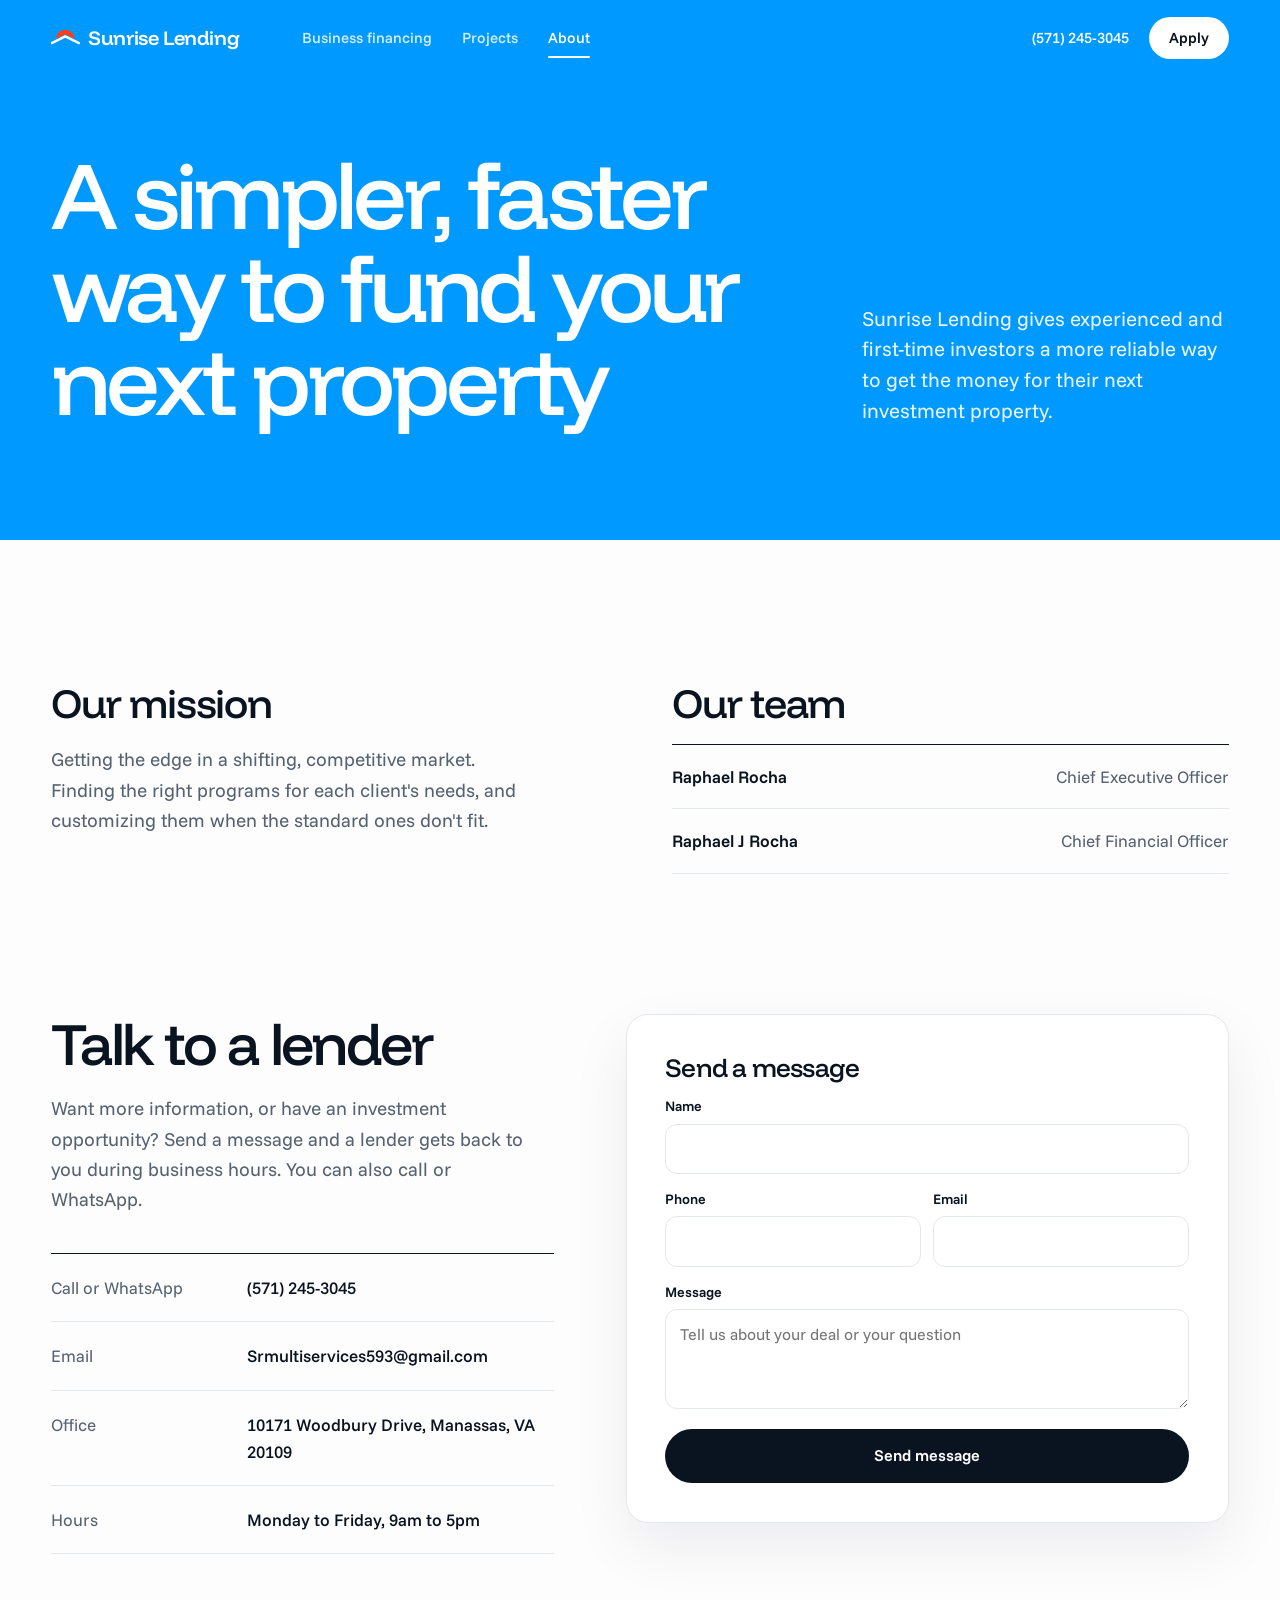
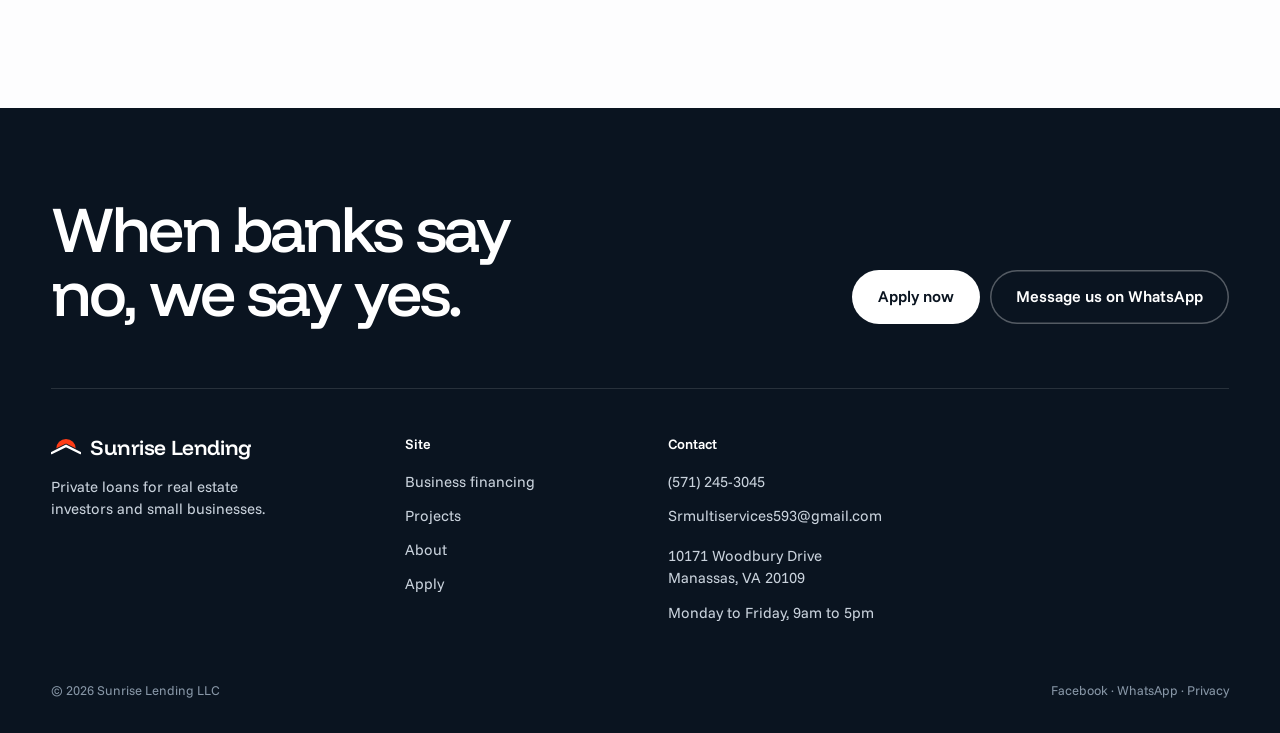
<file: about.html>
<!doctype html>
<html lang="en">
<head>
<meta charset="utf-8">
<meta name="viewport" content="width=device-width,initial-scale=1,viewport-fit=cover">
<meta name="theme-color" content="#0099FF">
<meta name="robots" content="noindex">
<title>About and contact · Sunrise Lending</title>
<meta name="description" content="Who Sunrise Lending is and how to reach a lender: phone, WhatsApp, email and office hours.">
<link rel="icon" href="favicon.svg" type="image/svg+xml">
<link rel="icon" href="favicon-32.png" sizes="32x32" type="image/png">
<link rel="apple-touch-icon" href="apple-touch-icon.png">
<meta property="og:type" content="website">
<meta property="og:site_name" content="Sunrise Lending">
<meta property="og:title" content="About and contact · Sunrise Lending">
<meta property="og:description" content="Who Sunrise Lending is and how to reach a lender: phone, WhatsApp, email and office hours.">
<meta property="og:image" content="og.png">
<meta property="og:image:width" content="1200">
<meta property="og:image:height" content="630">
<meta name="twitter:card" content="summary_large_image">
<link rel="preconnect" href="https://fonts.googleapis.com">
<link rel="preconnect" href="https://fonts.gstatic.com" crossorigin>
<link rel="preconnect" href="https://img1.wsimg.com">
<link href="https://fonts.googleapis.com/css2?family=Funnel+Display:wght@400;500;600&family=Funnel+Sans:wght@400;500;600&display=swap" rel="stylesheet">
<link rel="stylesheet" href="styles.css?v=1794004259">
<script type="speculationrules">{"prerender":[{"where":{"href_matches":"*.html"},"eagerness":"moderate"}]}</script>
</head>
<body>
<header class="nav">
 <div class="wrap navin">
  <a class="wm" href="index.html"><svg viewBox="0 0 40 28" aria-hidden="true"><clipPath id="sun-h"><path d="M0 0H40V20L20 10L0 20Z"/></clipPath><circle cx="20" cy="17" r="13" fill="#FF3D17" clip-path="url(#sun-h)"/><path d="M1 22.6L20 13.1L39 22.6" fill="none" stroke="currentColor" stroke-width="3.2" stroke-linecap="round" stroke-linejoin="round"/></svg>Sunrise Lending</a>
  <nav class="links" aria-label="Main"><a href="business-financing.html">Business financing</a><a href="projects.html">Projects</a><a href="about.html" aria-current="page">About</a></nav>
  <div class="nr"><a class="tel" href="tel:+15712453045">(571) 245-3045</a><a class="btn sm" href="apply.html">Apply</a><button class="mbtn" type="button" aria-expanded="false" aria-controls="menu">Menu</button></div>
 </div>
</header>
<div class="menu" id="menu" hidden><nav aria-label="Mobile"><a href="index.html">Home</a><a href="business-financing.html">Business financing</a><a href="projects.html">Projects</a><a href="about.html" aria-current="page">About</a></nav><div class="mfoot"><a class="btn" href="apply.html">Apply now</a><a class="btn ghost" href="tel:+15712453045">Call (571) 245-3045</a></div></div>
<main>
<section class="phead top"><div class="wrap pgrid"><h1>A simpler, faster way to fund your next property</h1><p class="lede">Sunrise Lending gives experienced and first-time investors a more reliable way to get the money for their next investment property.</p></div></section>
<section class="wrap sec split2">
 <div class="rv"><h2>Our mission</h2><p class="body">Getting the edge in a shifting, competitive market. Finding the right programs for each client's needs, and customizing them when the standard ones don't fit.</p></div>
 <div class="rv"><h2>Our team</h2><ul class="team"><li><b>Raphael Rocha</b><span>Chief Executive Officer</span></li><li><b>Raphael J Rocha</b><span>Chief Financial Officer</span></li></ul></div>
</section>

<section class="wrap sec duo" id="contact">
 <div class="rv">
  <h2 class="big">Talk to a lender</h2>
  <p class="body">Want more information, or have an investment opportunity? Send a message and a lender gets back to you during business hours. You can also call or WhatsApp.</p>
  <dl class="info">
   <div><dt>Call or WhatsApp</dt><dd><a href="tel:+15712453045">(571) 245-3045</a></dd></div>
   <div><dt>Email</dt><dd><a href="mailto:Srmultiservices593@gmail.com">Srmultiservices593@gmail.com</a></dd></div>
   <div><dt>Office</dt><dd>10171 Woodbury Drive, Manassas, VA 20109</dd></div>
   <div><dt>Hours</dt><dd>Monday to Friday, 9am to 5pm</dd></div>
  </dl>
 </div>
 <form class="form rv" data-form novalidate>
  <h2>Send a message</h2>
  <div class="f"><label for="cn">Name</label><input id="cn" name="name" autocomplete="name" maxlength="80" required><span class="er">Add your name.</span></div>
  <div class="two2">
   <div class="f"><label for="cp">Phone</label><input id="cp" name="phone" type="tel" inputmode="tel" autocomplete="tel" maxlength="20" required><span class="er">Add a phone number.</span></div>
   <div class="f"><label for="ce">Email</label><input id="ce" name="email" type="email" autocomplete="email" autocapitalize="none" maxlength="120" required><span class="er">Add a valid email.</span></div>
  </div>
  <div class="f"><label for="cm">Message</label><textarea id="cm" name="message" maxlength="1500" placeholder="Tell us about your deal or your question"></textarea></div>
  <div class="hp" aria-hidden="true"><label for="cw">Website</label><input id="cw" name="website" tabindex="-1" autocomplete="off"></div>
  <button class="btn" type="submit">Send message</button>
  <div class="done"><b>Thanks.</b><p>A lender will get back to you during business hours.</p></div>
 </form>
</section>
</main>
<footer class="foot">
 <div class="wrap">
  <div class="fcta"><h2>When banks say no, we say yes.</h2><div class="acts"><a class="btn w" href="apply.html">Apply now</a><a class="btn line" href="https://wa.me/15712453045" target="_blank" rel="noopener noreferrer">Message us on WhatsApp</a></div></div>
  <div class="fgrid">
   <div><a class="wm" href="index.html"><svg viewBox="0 0 40 28" aria-hidden="true"><clipPath id="sun-f"><path d="M0 0H40V20L20 10L0 20Z"/></clipPath><circle cx="20" cy="17" r="13" fill="#FF3D17" clip-path="url(#sun-f)"/><path d="M1 22.6L20 13.1L39 22.6" fill="none" stroke="currentColor" stroke-width="3.2" stroke-linecap="round" stroke-linejoin="round"/></svg>Sunrise Lending</a><p>Private loans for real estate investors and small businesses.</p></div>
   <div><h3>Site</h3><a href="business-financing.html">Business financing</a><a href="projects.html">Projects</a><a href="about.html">About</a><a href="apply.html">Apply</a></div>
   <div><h3>Contact</h3><a href="tel:+15712453045">(571) 245-3045</a><a href="mailto:Srmultiservices593@gmail.com">Srmultiservices593@gmail.com</a><p>10171 Woodbury Drive<br>Manassas, VA 20109</p><p>Monday to Friday, 9am to 5pm</p></div>
  </div>
  <div class="fine"><span>© 2026 Sunrise Lending LLC</span><span><a href="https://www.facebook.com/share/1BZ5JyCSbh/?mibextid=wwXIfr" target="_blank" rel="noopener noreferrer">Facebook</a> · <a href="https://wa.me/15712453045" target="_blank" rel="noopener noreferrer">WhatsApp</a> · Privacy</span></div>
 </div>
</footer>
<script src="site.js?v=1794004259" defer></script>
</body>
</html>
</file>
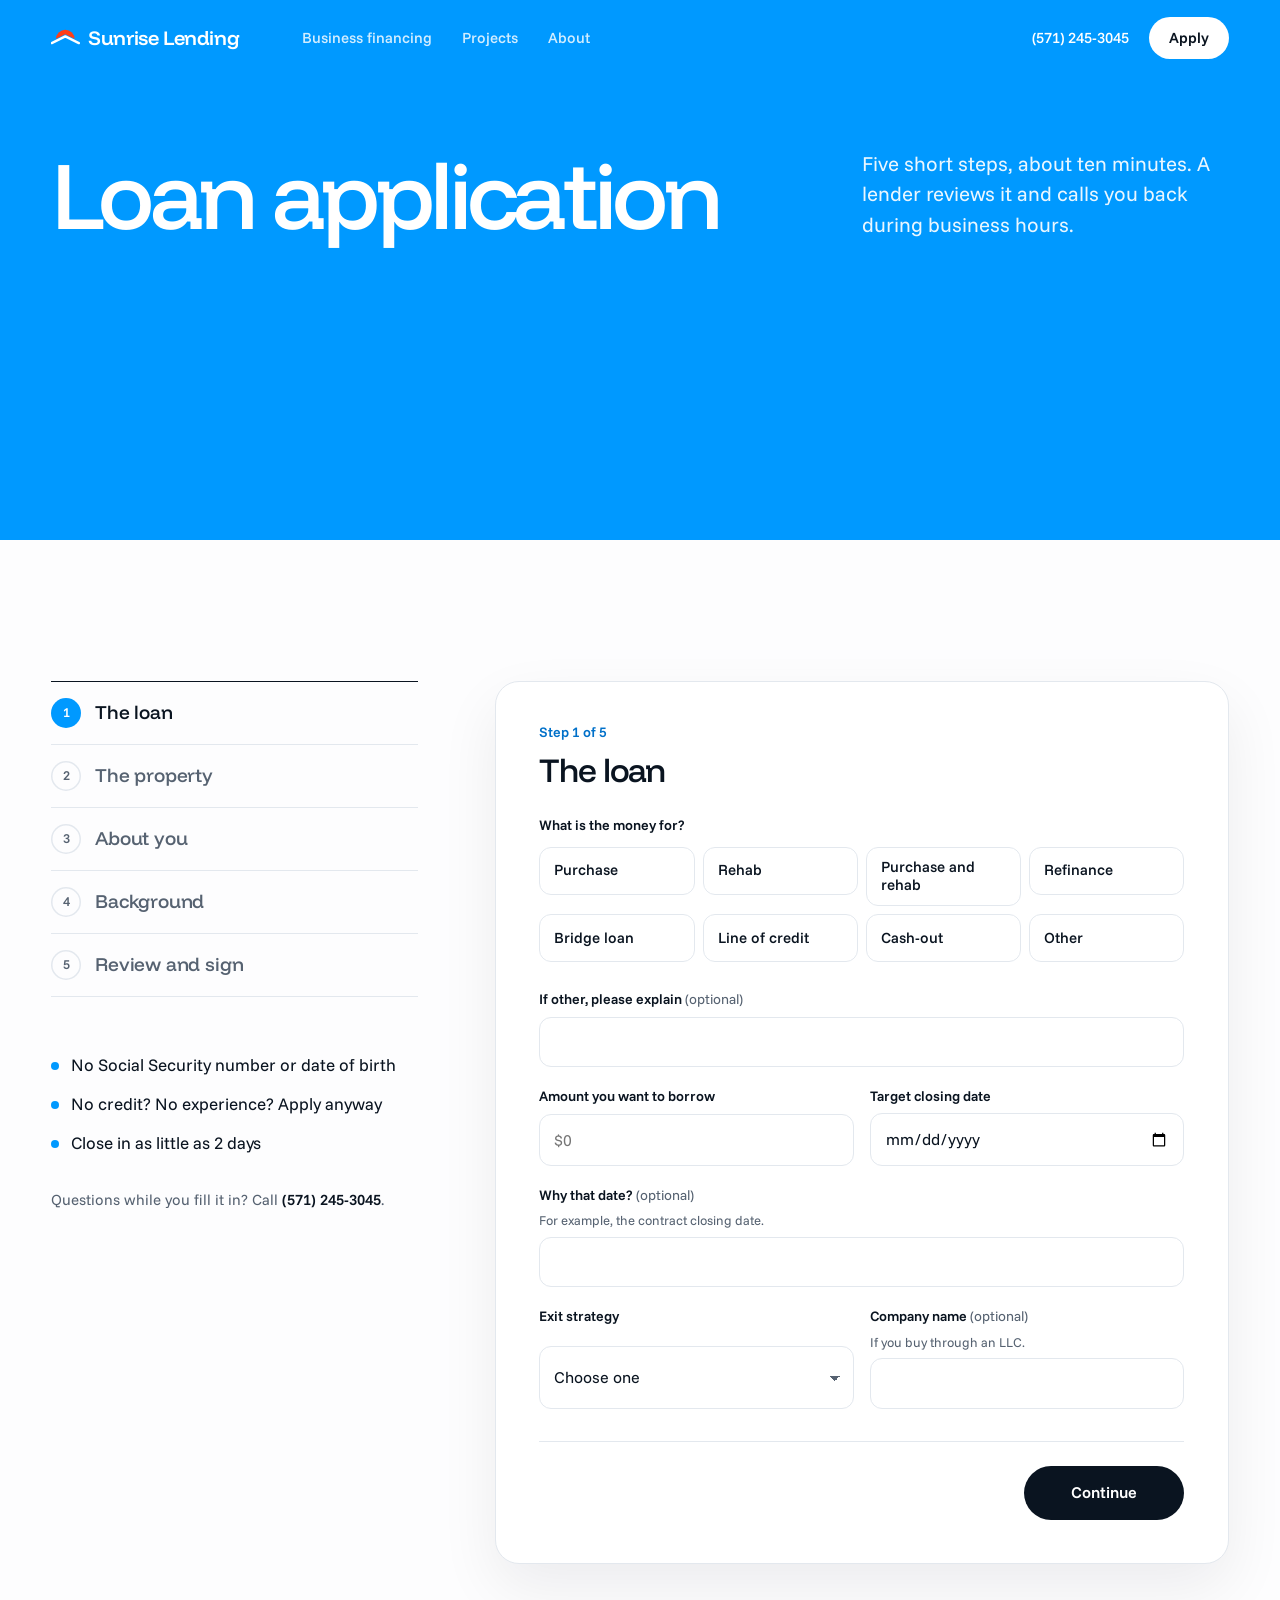
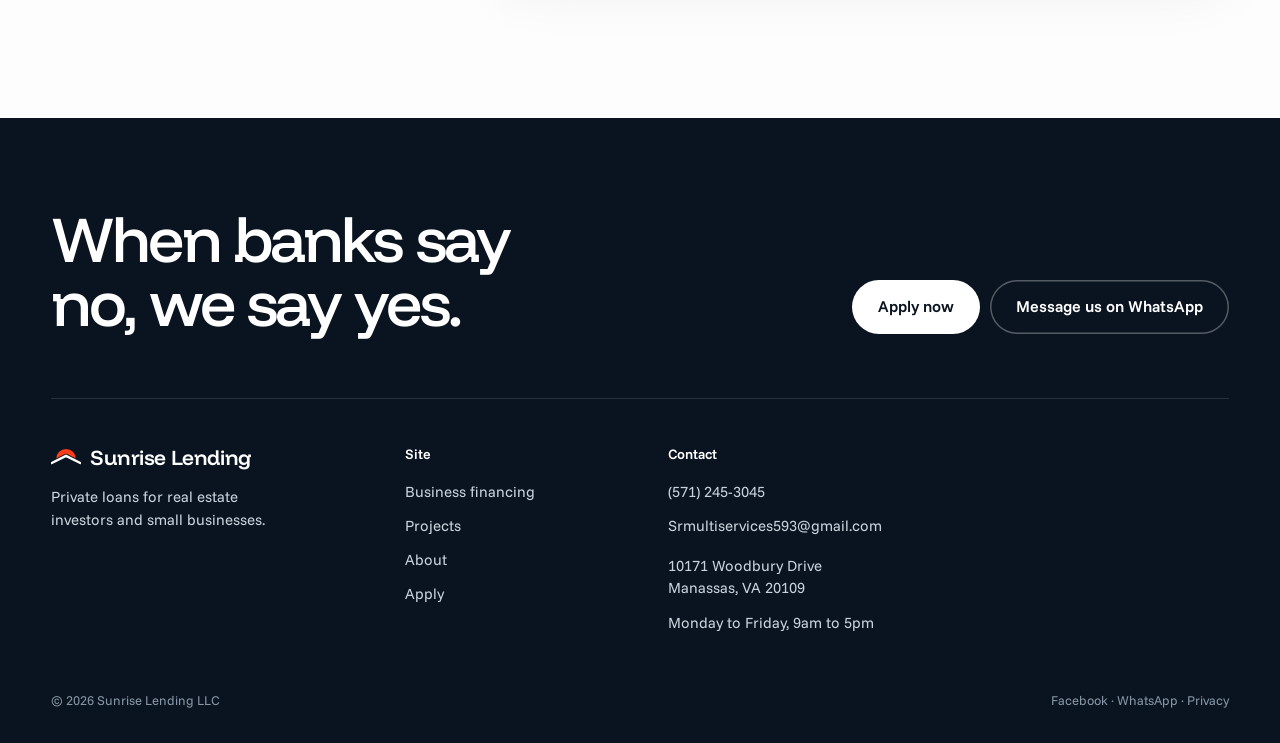
<file: apply.html>
<!doctype html>
<html lang="en">
<head>
<meta charset="utf-8">
<meta name="viewport" content="width=device-width,initial-scale=1,viewport-fit=cover">
<meta name="theme-color" content="#0099FF">
<meta name="robots" content="noindex">
<title>Apply · Sunrise Lending</title>
<meta name="description" content="Apply for a private real estate or business loan with Sunrise Lending. No Social Security number needed.">
<link rel="icon" href="favicon.svg" type="image/svg+xml">
<link rel="icon" href="favicon-32.png" sizes="32x32" type="image/png">
<link rel="apple-touch-icon" href="apple-touch-icon.png">
<meta property="og:type" content="website">
<meta property="og:site_name" content="Sunrise Lending">
<meta property="og:title" content="Apply · Sunrise Lending">
<meta property="og:description" content="Apply for a private real estate or business loan with Sunrise Lending. No Social Security number needed.">
<meta property="og:image" content="og.png">
<meta property="og:image:width" content="1200">
<meta property="og:image:height" content="630">
<meta name="twitter:card" content="summary_large_image">
<link rel="preconnect" href="https://fonts.googleapis.com">
<link rel="preconnect" href="https://fonts.gstatic.com" crossorigin>
<link rel="preconnect" href="https://img1.wsimg.com">
<link href="https://fonts.googleapis.com/css2?family=Funnel+Display:wght@400;500;600&family=Funnel+Sans:wght@400;500;600&display=swap" rel="stylesheet">
<link rel="stylesheet" href="styles.css?v=1794004259">
<script type="speculationrules">{"prerender":[{"where":{"href_matches":"*.html"},"eagerness":"moderate"}]}</script>
</head>
<body>
<header class="nav">
 <div class="wrap navin">
  <a class="wm" href="index.html"><svg viewBox="0 0 40 28" aria-hidden="true"><clipPath id="sun-h"><path d="M0 0H40V20L20 10L0 20Z"/></clipPath><circle cx="20" cy="17" r="13" fill="#FF3D17" clip-path="url(#sun-h)"/><path d="M1 22.6L20 13.1L39 22.6" fill="none" stroke="currentColor" stroke-width="3.2" stroke-linecap="round" stroke-linejoin="round"/></svg>Sunrise Lending</a>
  <nav class="links" aria-label="Main"><a href="business-financing.html">Business financing</a><a href="projects.html">Projects</a><a href="about.html">About</a></nav>
  <div class="nr"><a class="tel" href="tel:+15712453045">(571) 245-3045</a><a class="btn sm" href="apply.html">Apply</a><button class="mbtn" type="button" aria-expanded="false" aria-controls="menu">Menu</button></div>
 </div>
</header>
<div class="menu" id="menu" hidden><nav aria-label="Mobile"><a href="index.html">Home</a><a href="business-financing.html">Business financing</a><a href="projects.html">Projects</a><a href="about.html">About</a></nav><div class="mfoot"><a class="btn" href="apply.html">Apply now</a><a class="btn ghost" href="tel:+15712453045">Call (571) 245-3045</a></div></div>
<main>
<section class="phead top"><div class="wrap pgrid"><h1>Loan application</h1><p class="lede">Five short steps, about ten minutes. A lender reviews it and calls you back during business hours.</p></div></section>
<section class="wrap sec apw">
 <aside class="aside">
  <ol class="stepper" id="stepper"><li aria-current="step"><span>1</span>The loan</li><li><span>2</span>The property</li><li><span>3</span>About you</li><li><span>4</span>Background</li><li><span>5</span>Review and sign</li></ol>
  <ul class="ticks"><li>No Social Security number or date of birth</li><li>No credit? No experience? Apply anyway</li><li>Close in as little as 2 days</li></ul>
  <p class="help">Questions while you fill it in? Call <a href="tel:+15712453045">(571) 245-3045</a>.</p>
 </aside>
 <form class="apf" id="apf" data-endpoint="" novalidate>
  <p class="prog" id="prog" aria-live="polite">Step 1 of 5</p>
  <fieldset class="pane" data-step="0"><legend class="vh">Step 1 of 5: The loan</legend>
  <h2>The loan</h2>
  <fieldset class="cg c4" data-name="purpose" data-req><legend>What is the money for?</legend><div class="chs"><label class="ch"><input type="checkbox" name="purpose" value="Purchase"><span>Purchase</span></label><label class="ch"><input type="checkbox" name="purpose" value="Rehab"><span>Rehab</span></label><label class="ch"><input type="checkbox" name="purpose" value="Purchase and rehab"><span>Purchase and rehab</span></label><label class="ch"><input type="checkbox" name="purpose" value="Refinance"><span>Refinance</span></label><label class="ch"><input type="checkbox" name="purpose" value="Bridge loan"><span>Bridge loan</span></label><label class="ch"><input type="checkbox" name="purpose" value="Line of credit"><span>Line of credit</span></label><label class="ch"><input type="checkbox" name="purpose" value="Cash-out"><span>Cash-out</span></label><label class="ch"><input type="checkbox" name="purpose" value="Other"><span>Other</span></label></div><span class="er">Pick at least one.</span></fieldset>
  <div class="grid">
   <div class="f wide"><label for="purpose_other">If other, please explain <span class="opt">(optional)</span></label><input id="purpose_other" name="purpose_other" type="text" maxlength="160" ></div>
   <div class="f"><label for="amount">Amount you want to borrow</label><input id="amount" name="amount" inputmode="numeric" data-money placeholder="$0" maxlength="16" required ><span class="er">Add the amount.</span></div>
   <div class="f"><label for="close_date">Target closing date</label><input id="close_date" name="close_date" type="date" maxlength="160" required ><span class="er">Pick a date.</span></div>
   <div class="f wide"><label for="close_reason">Why that date? <span class="opt">(optional)</span></label><span class="hn">For example, the contract closing date.</span><input id="close_reason" name="close_reason" type="text" maxlength="160" ></div>
   <div class="f"><label for="exit">Exit strategy</label><select id="exit" name="exit" required><option value="">Choose one</option><option>Sell the property</option><option>Refinance</option><option>Keep it as a rental</option><option>Pay off from business income</option><option>Other</option></select><span class="er">Pick one.</span></div>
   <div class="f"><label for="company">Company name <span class="opt">(optional)</span></label><span class="hn">If you buy through an LLC.</span><input id="company" name="company" type="text" maxlength="160" autocomplete="organization"></div>
  </div></fieldset><fieldset class="pane" data-step="1" hidden><legend class="vh">Step 2 of 5: The property</legend>
  <h2>The property</h2>
  <div class="grid">
   <div class="f wide"><label for="prop_address">Property address</label><span class="hn">Street, city, state and ZIP. Write TBD if you are still looking.</span><input id="prop_address" name="prop_address" type="text" maxlength="160" required autocomplete="off"><span class="er">Add the property address.</span></div>
  </div>
  <fieldset class="cg c4" data-name="prop_type" data-req><legend>Property type</legend><div class="chs"><label class="ch"><input type="radio" name="prop_type" value="Single-family"><span>Single-family</span></label><label class="ch"><input type="radio" name="prop_type" value="2 to 4 units"><span>2 to 4 units</span></label><label class="ch"><input type="radio" name="prop_type" value="Condo"><span>Condo</span></label><label class="ch"><input type="radio" name="prop_type" value="Multi-family (5+ units)"><span>Multi-family (5+ units)</span></label><label class="ch"><input type="radio" name="prop_type" value="Mixed-use"><span>Mixed-use</span></label><label class="ch"><input type="radio" name="prop_type" value="Office"><span>Office</span></label><label class="ch"><input type="radio" name="prop_type" value="Other commercial"><span>Other commercial</span></label></div><span class="er">Pick one.</span></fieldset>
  <div class="grid">
   <div class="f wide"><label for="prop_type_other">If other commercial, please explain <span class="opt">(optional)</span></label><input id="prop_type_other" name="prop_type_other" type="text" maxlength="160" ></div>
   <div class="f"><label for="units">Number of units</label><input id="units" name="units" type="number" maxlength="160" required min="1" max="999" inputmode="numeric"><span class="er">Add the number of units.</span></div>
   <div class="f"><label for="occupancy">Occupancy today</label><select id="occupancy" name="occupancy" required><option value="">Choose one</option><option>Vacant</option><option>Tenant-occupied</option><option>Owner-occupied</option><option>Under construction</option></select><span class="er">Pick one.</span></div>
   <div class="f"><label for="value_now">Market value today (as-is)</label><input id="value_now" name="value_now" inputmode="numeric" data-money placeholder="$0" maxlength="16" required ><span class="er">Add an estimate.</span></div>
   <div class="f"><label for="value_after">Value after repairs (ARV) <span class="opt">(optional)</span></label><input id="value_after" name="value_after" inputmode="numeric" data-money placeholder="$0" maxlength="16" ></div>
   <div class="f"><label for="price">Purchase price <span class="opt">(optional)</span></label><input id="price" name="price" inputmode="numeric" data-money placeholder="$0" maxlength="16" ></div>
   <div class="f"><label for="purchase_date">Purchase date <span class="opt">(optional)</span></label><input id="purchase_date" name="purchase_date" type="date" maxlength="160" ></div>
   <div class="f"><label for="rehab">Renovation costs <span class="opt">(optional)</span></label><input id="rehab" name="rehab" inputmode="numeric" data-money placeholder="$0" maxlength="16" ></div>
   <div class="f"><label for="debt">Existing debt, if refinancing <span class="opt">(optional)</span></label><input id="debt" name="debt" inputmode="numeric" data-money placeholder="$0" maxlength="16" ></div>
   <div class="f"><label for="reserves">Cash reserves available <span class="opt">(optional)</span></label><input id="reserves" name="reserves" inputmode="numeric" data-money placeholder="$0" maxlength="16" ></div>
   <div class="f wide"><label for="summary">Project summary</label><span class="hn">What you plan to do and your timeline.</span><textarea id="summary" name="summary" maxlength="1500" required ></textarea><span class="er">Tell us a little about the project.</span></div>
  </div></fieldset><fieldset class="pane" data-step="2" hidden><legend class="vh">Step 3 of 5: About you</legend>
  <h2>About you</h2>
  <p class="sub">You, as the guarantor. We never ask for your Social Security number or date of birth here.</p>
  
   <div class="grid">
    <div class="f wide"><label for="g_name">Full legal name</label><span class="hn">Include Jr. or Sr. if it applies.</span><input id="g_name" name="g_name" type="text" maxlength="160" required autocomplete="name"><span class="er">Add the full legal name.</span></div>
    <div class="f"><label for="g_email">Email</label><input id="g_email" name="g_email" type="email" maxlength="160" required autocomplete="email" autocapitalize="none"><span class="er">Add a valid email.</span></div>
    <div class="f"><label for="g_cell">Cell phone</label><input id="g_cell" name="g_cell" type="tel" maxlength="160" required inputmode="tel" autocomplete="tel"><span class="er">Add a phone number.</span></div>
    <div class="f"><label for="g_home_phone">Home phone <span class="opt">(optional)</span></label><input id="g_home_phone" name="g_home_phone" type="tel" maxlength="160" inputmode="tel" autocomplete="off"></div>
    <div class="f"><label for="g_marital">Marital status</label><select id="g_marital" name="g_marital" required><option value="">Choose one</option><option>Single</option><option>Married</option><option>Separated</option><option>Divorced</option><option>Widowed</option></select><span class="er">Pick one.</span></div>
    <div class="f wide"><label for="g_address">Home address</label><span class="hn">Street, city, state and ZIP.</span><input id="g_address" name="g_address" type="text" maxlength="160" required autocomplete="street-address"><span class="er">Add the address.</span></div>
    <div class="f wide"><label for="g_mailing">Mailing address, if different <span class="opt">(optional)</span></label><input id="g_mailing" name="g_mailing" type="text" maxlength="160" autocomplete="off"></div>
   </div>
   <fieldset class="cg c4" data-name="g_credit" data-req><legend>Estimated credit score</legend><div class="chs"><label class="ch"><input type="radio" name="g_credit" value="350 to 549"><span>350 to 549</span></label><label class="ch"><input type="radio" name="g_credit" value="550 to 579"><span>550 to 579</span></label><label class="ch"><input type="radio" name="g_credit" value="580 to 619"><span>580 to 619</span></label><label class="ch"><input type="radio" name="g_credit" value="620 to 639"><span>620 to 639</span></label><label class="ch"><input type="radio" name="g_credit" value="640 to 679"><span>640 to 679</span></label><label class="ch"><input type="radio" name="g_credit" value="680 to 719"><span>680 to 719</span></label><label class="ch"><input type="radio" name="g_credit" value="720 to 850"><span>720 to 850</span></label><label class="ch"><input type="radio" name="g_credit" value="Not sure"><span>Not sure</span></label></div><span class="er">Pick one.</span></fieldset>
   <div class="grid">
    <div class="f wide"><label for="g_employer">Employer name and address</label><span class="hn">Or write Self-employed.</span><input id="g_employer" name="g_employer" type="text" maxlength="160" required autocomplete="off"><span class="er">Add the employer, or write Self-employed.</span></div>
    <div class="f"><label for="g_work_phone">Business phone <span class="opt">(optional)</span></label><input id="g_work_phone" name="g_work_phone" type="tel" maxlength="160" inputmode="tel" autocomplete="off"></div>
   </div>
  <label class="tg"><input type="checkbox" id="has_co" name="has_co" value="Yes"><span>Add a co-guarantor</span></label>
  <div class="co" id="co" hidden>
   <h3>Co-guarantor</h3>
   
   <div class="grid">
    <div class="f wide"><label for="c_name">Full legal name</label><span class="hn">Include Jr. or Sr. if it applies.</span><input id="c_name" name="c_name" type="text" maxlength="160" required autocomplete="off"><span class="er">Add the full legal name.</span></div>
    <div class="f"><label for="c_email">Email</label><input id="c_email" name="c_email" type="email" maxlength="160" required autocomplete="off" autocapitalize="none"><span class="er">Add a valid email.</span></div>
    <div class="f"><label for="c_cell">Cell phone</label><input id="c_cell" name="c_cell" type="tel" maxlength="160" required inputmode="tel" autocomplete="off"><span class="er">Add a phone number.</span></div>
    <div class="f"><label for="c_home_phone">Home phone <span class="opt">(optional)</span></label><input id="c_home_phone" name="c_home_phone" type="tel" maxlength="160" inputmode="tel" autocomplete="off"></div>
    <div class="f"><label for="c_marital">Marital status</label><select id="c_marital" name="c_marital" required><option value="">Choose one</option><option>Single</option><option>Married</option><option>Separated</option><option>Divorced</option><option>Widowed</option></select><span class="er">Pick one.</span></div>
    <div class="f wide"><label for="c_address">Home address</label><span class="hn">Street, city, state and ZIP.</span><input id="c_address" name="c_address" type="text" maxlength="160" required autocomplete="off"><span class="er">Add the address.</span></div>
    <div class="f wide"><label for="c_mailing">Mailing address, if different <span class="opt">(optional)</span></label><input id="c_mailing" name="c_mailing" type="text" maxlength="160" autocomplete="off"></div>
   </div>
   <fieldset class="cg c4" data-name="c_credit" data-req><legend>Estimated credit score</legend><div class="chs"><label class="ch"><input type="radio" name="c_credit" value="350 to 549"><span>350 to 549</span></label><label class="ch"><input type="radio" name="c_credit" value="550 to 579"><span>550 to 579</span></label><label class="ch"><input type="radio" name="c_credit" value="580 to 619"><span>580 to 619</span></label><label class="ch"><input type="radio" name="c_credit" value="620 to 639"><span>620 to 639</span></label><label class="ch"><input type="radio" name="c_credit" value="640 to 679"><span>640 to 679</span></label><label class="ch"><input type="radio" name="c_credit" value="680 to 719"><span>680 to 719</span></label><label class="ch"><input type="radio" name="c_credit" value="720 to 850"><span>720 to 850</span></label><label class="ch"><input type="radio" name="c_credit" value="Not sure"><span>Not sure</span></label></div><span class="er">Pick one.</span></fieldset>
   <div class="grid">
    <div class="f wide"><label for="c_employer">Employer name and address</label><span class="hn">Or write Self-employed.</span><input id="c_employer" name="c_employer" type="text" maxlength="160" required autocomplete="off"><span class="er">Add the employer, or write Self-employed.</span></div>
    <div class="f"><label for="c_work_phone">Business phone <span class="opt">(optional)</span></label><input id="c_work_phone" name="c_work_phone" type="tel" maxlength="160" inputmode="tel" autocomplete="off"></div>
   </div>
  </div></fieldset><fieldset class="pane" data-step="3" hidden><legend class="vh">Step 4 of 5: Background</legend>
  <h2>Background</h2>
  <p class="sub">Answering yes does not mean no. It helps the lender find the right path for you.</p>
  <h3>Your answers</h3>
  <div class="yns"><div class="yn" data-name="d_judgments" data-req><p>Are there any outstanding judgments against you?</p><div class="ynb"><label class="ch"><input type="radio" name="d_judgments" value="Yes"><span>Yes</span></label><label class="ch"><input type="radio" name="d_judgments" value="No"><span>No</span></label></div></div><div class="yn" data-name="d_bankrupt" data-req><p>Have you been declared bankrupt in the past 7 years?</p><div class="ynb"><label class="ch"><input type="radio" name="d_bankrupt" value="Yes"><span>Yes</span></label><label class="ch"><input type="radio" name="d_bankrupt" value="No"><span>No</span></label></div></div><div class="yn" data-name="d_foreclosed" data-req><p>Have you had a property foreclosed on, or given title or deed in lieu of foreclosure, in the last 7 years?</p><div class="ynb"><label class="ch"><input type="radio" name="d_foreclosed" value="Yes"><span>Yes</span></label><label class="ch"><input type="radio" name="d_foreclosed" value="No"><span>No</span></label></div></div><div class="yn" data-name="d_lawsuit" data-req><p>Are you a party to a lawsuit?</p><div class="ynb"><label class="ch"><input type="radio" name="d_lawsuit" value="Yes"><span>Yes</span></label><label class="ch"><input type="radio" name="d_lawsuit" value="No"><span>No</span></label></div></div><div class="yn" data-name="d_loan_foreclosure" data-req><p>Have you been obligated, directly or indirectly, on any loan that ended in foreclosure or transfer of title in lieu of foreclosure?</p><div class="ynb"><label class="ch"><input type="radio" name="d_loan_foreclosure" value="Yes"><span>Yes</span></label><label class="ch"><input type="radio" name="d_loan_foreclosure" value="No"><span>No</span></label></div></div><div class="yn" data-name="d_delinquent" data-req><p>Are you currently late or in default on any federal debt, loan, mortgage, bond or other financial obligation?</p><div class="ynb"><label class="ch"><input type="radio" name="d_delinquent" value="Yes"><span>Yes</span></label><label class="ch"><input type="radio" name="d_delinquent" value="No"><span>No</span></label></div></div><div class="yn" data-name="d_citizen" data-req><p>Are you a U.S. citizen?</p><div class="ynb"><label class="ch"><input type="radio" name="d_citizen" value="Yes"><span>Yes</span></label><label class="ch"><input type="radio" name="d_citizen" value="No"><span>No</span></label></div></div><div class="yn" data-name="d_resident" data-req><p>Are you a permanent resident alien?</p><div class="ynb"><label class="ch"><input type="radio" name="d_resident" value="Yes"><span>Yes</span></label><label class="ch"><input type="radio" name="d_resident" value="No"><span>No</span></label></div></div><div class="yn" data-name="d_occupy" data-req><p>Do you intend to live in the property?</p><div class="ynb"><label class="ch"><input type="radio" name="d_occupy" value="Yes"><span>Yes</span></label><label class="ch"><input type="radio" name="d_occupy" value="No"><span>No</span></label></div></div></div>
  <div class="co" data-co hidden><h3>Co-guarantor's answers</h3><div class="yns"><div class="yn" data-name="dc_judgments" data-req><p>Are there any outstanding judgments against you?</p><div class="ynb"><label class="ch"><input type="radio" name="dc_judgments" value="Yes"><span>Yes</span></label><label class="ch"><input type="radio" name="dc_judgments" value="No"><span>No</span></label></div></div><div class="yn" data-name="dc_bankrupt" data-req><p>Have you been declared bankrupt in the past 7 years?</p><div class="ynb"><label class="ch"><input type="radio" name="dc_bankrupt" value="Yes"><span>Yes</span></label><label class="ch"><input type="radio" name="dc_bankrupt" value="No"><span>No</span></label></div></div><div class="yn" data-name="dc_foreclosed" data-req><p>Have you had a property foreclosed on, or given title or deed in lieu of foreclosure, in the last 7 years?</p><div class="ynb"><label class="ch"><input type="radio" name="dc_foreclosed" value="Yes"><span>Yes</span></label><label class="ch"><input type="radio" name="dc_foreclosed" value="No"><span>No</span></label></div></div><div class="yn" data-name="dc_lawsuit" data-req><p>Are you a party to a lawsuit?</p><div class="ynb"><label class="ch"><input type="radio" name="dc_lawsuit" value="Yes"><span>Yes</span></label><label class="ch"><input type="radio" name="dc_lawsuit" value="No"><span>No</span></label></div></div><div class="yn" data-name="dc_loan_foreclosure" data-req><p>Have you been obligated, directly or indirectly, on any loan that ended in foreclosure or transfer of title in lieu of foreclosure?</p><div class="ynb"><label class="ch"><input type="radio" name="dc_loan_foreclosure" value="Yes"><span>Yes</span></label><label class="ch"><input type="radio" name="dc_loan_foreclosure" value="No"><span>No</span></label></div></div><div class="yn" data-name="dc_delinquent" data-req><p>Are you currently late or in default on any federal debt, loan, mortgage, bond or other financial obligation?</p><div class="ynb"><label class="ch"><input type="radio" name="dc_delinquent" value="Yes"><span>Yes</span></label><label class="ch"><input type="radio" name="dc_delinquent" value="No"><span>No</span></label></div></div><div class="yn" data-name="dc_citizen" data-req><p>Are you a U.S. citizen?</p><div class="ynb"><label class="ch"><input type="radio" name="dc_citizen" value="Yes"><span>Yes</span></label><label class="ch"><input type="radio" name="dc_citizen" value="No"><span>No</span></label></div></div><div class="yn" data-name="dc_resident" data-req><p>Are you a permanent resident alien?</p><div class="ynb"><label class="ch"><input type="radio" name="dc_resident" value="Yes"><span>Yes</span></label><label class="ch"><input type="radio" name="dc_resident" value="No"><span>No</span></label></div></div><div class="yn" data-name="dc_occupy" data-req><p>Do you intend to live in the property?</p><div class="ynb"><label class="ch"><input type="radio" name="dc_occupy" value="Yes"><span>Yes</span></label><label class="ch"><input type="radio" name="dc_occupy" value="No"><span>No</span></label></div></div></div></div>
  <div class="grid"><div class="f wide"><label for="decl_details">If you answered yes to any question, please explain <span class="opt">(optional)</span></label><textarea id="decl_details" name="decl_details" maxlength="1500" ></textarea></div></div>
  <h3>Experience in the last 3 years</h3>
  <div class="grid">
   <div class="f"><label for="g_rentals">Rental properties you own</label><input id="g_rentals" name="g_rentals" type="number" maxlength="160" required min="0" max="9999" inputmode="numeric"><span class="er">Add a number. Zero is fine.</span></div>
   <div class="f"><label for="g_flips">Properties you flipped</label><input id="g_flips" name="g_flips" type="number" maxlength="160" required min="0" max="9999" inputmode="numeric"><span class="er">Add a number. Zero is fine.</span></div>
  </div>
  <div class="grid co" data-co hidden>
   <div class="f"><label for="c_rentals">Co-guarantor: rentals owned</label><input id="c_rentals" name="c_rentals" type="number" maxlength="160" required min="0" max="9999" inputmode="numeric"><span class="er">Add a number. Zero is fine.</span></div>
   <div class="f"><label for="c_flips">Co-guarantor: properties flipped</label><input id="c_flips" name="c_flips" type="number" maxlength="160" required min="0" max="9999" inputmode="numeric"><span class="er">Add a number. Zero is fine.</span></div>
  </div></fieldset><fieldset class="pane" data-step="4" hidden><legend class="vh">Step 5 of 5: Review and sign</legend>
  <h2>Review and sign</h2>
  <dl class="rev" id="rev"></dl>
  <h3>Acknowledgement and agreement</h3>
  <div class="ack" tabindex="0" role="region" aria-label="Acknowledgement and agreement"><p>Each person signing this application (the Borrower and any Co-Borrower) confirms to Sunrise Lending LLC ("Sunrise Lending") and its actual or potential agents, brokers, processors, attorneys, insurers, servicers, successors and assigns that:</p>
<ol>
<li>Sunrise Lending has made no representation or warranty, express or implied, about the property or its condition or value.</li>
<li>The loan requested in this application (the "Loan") will be secured by a mortgage or deed of trust on the property or properties described here.</li>
<li>The property will not be used for any illegal or prohibited purpose.</li>
<li>All statements in this application are made to obtain a commercial mortgage loan.</li>
<li>The property will be occupied or not occupied as stated in this application.</li>
<li>Sunrise Lending may keep the original or an electronic record of this application, whether or not the Loan is approved.</li>
<li>Sunrise Lending may continue to rely on the information in this application, and I will update it if any material fact changes before closing.</li>
<li>If payments on the Loan become late, Sunrise Lending may report my name and account information to one or more consumer reporting agencies, in addition to its other rights.</li>
<li>Ownership or servicing of the Loan may be transferred with any notice required by law.</li>
<li>Sending this application as an electronic record with my electronic signature is as valid and enforceable as a paper application with my original signature.</li>
<li>The information in this application is true and correct as of today, and any intentional or negligent misrepresentation may result in civil liability, including monetary damages.</li>
</ol>
<p>The Sponsor and any Co-Sponsor agree that Sunrise Lending may assign, transfer or hypothecate this loan opportunity to another lender or funding source and share this application with other lenders and investors to close the Loan. Any owner of the Loan, its servicers, successors and assigns may verify any information in this application for any legitimate business purpose, through any source, including a consumer reporting agency.</p>
<p><b>Privacy notice.</b> This information is used by Sunrise Lending or its assignees to decide whether you qualify for its loan programs. It will not be shared outside the company except as required and permitted by law. You do not have to provide it, but without it your application may be delayed or declined.</p>
<p>I understand that expenses I or others incur in pursuit of this Loan, whether paid to the lender or a third party, including appraisals, inspections and third-party reviews, are not refundable for any reason. Closing is subject to all applicable terms and conditions and to force majeure events.</p></div>
  <label class="tg ok" data-req><input type="checkbox" name="agree" value="Yes"><span>I have read and agree to the acknowledgement and agreement above.</span></label>
  <label class="tg ok" data-req><input type="checkbox" name="credit_ok" value="Yes"><span>I authorize Sunrise Lending, directly or through a service provider, to pull a consumer credit report to verify my credit, including past and present mortgage and landlord references, and to run a background check of criminal and civil records, for use only with this loan application.</span></label>
  <label class="tg ok co" data-co hidden><input type="checkbox" name="joint" value="Yes"><span>We intend to apply for joint credit.</span></label>
  <div class="grid">
   <div class="f"><label for="signature">Type your full legal name to sign</label><input id="signature" name="signature" type="text" maxlength="160" required autocomplete="off"><span class="er">Type your full name to sign.</span></div>
   <div class="f"><label>Date</label><p class="today" id="today"></p></div>
  </div></fieldset>
  <div class="hp" aria-hidden="true"><label for="website">Website</label><input id="website" name="website" tabindex="-1" autocomplete="off"></div>
  <p class="ferr" id="ferr" role="alert" hidden></p>
  <div class="nav2"><button class="btn line" type="button" id="back" hidden>Back</button><button class="btn" type="button" id="next">Continue</button><button class="btn" type="submit" id="send" hidden>Send my application</button></div>
  <div class="fin" id="fin" hidden tabindex="-1"><b>Yes.</b><h2>We got your application.</h2><p>A lender will review it and call you during business hours, 9am to 5pm. If you need us sooner, call <a href="tel:+15712453045">(571) 245-3045</a>.</p></div>
 </form>
</section>
</main>
<footer class="foot">
 <div class="wrap">
  <div class="fcta"><h2>When banks say no, we say yes.</h2><div class="acts"><a class="btn w" href="apply.html">Apply now</a><a class="btn line" href="https://wa.me/15712453045" target="_blank" rel="noopener noreferrer">Message us on WhatsApp</a></div></div>
  <div class="fgrid">
   <div><a class="wm" href="index.html"><svg viewBox="0 0 40 28" aria-hidden="true"><clipPath id="sun-f"><path d="M0 0H40V20L20 10L0 20Z"/></clipPath><circle cx="20" cy="17" r="13" fill="#FF3D17" clip-path="url(#sun-f)"/><path d="M1 22.6L20 13.1L39 22.6" fill="none" stroke="currentColor" stroke-width="3.2" stroke-linecap="round" stroke-linejoin="round"/></svg>Sunrise Lending</a><p>Private loans for real estate investors and small businesses.</p></div>
   <div><h3>Site</h3><a href="business-financing.html">Business financing</a><a href="projects.html">Projects</a><a href="about.html">About</a><a href="apply.html">Apply</a></div>
   <div><h3>Contact</h3><a href="tel:+15712453045">(571) 245-3045</a><a href="mailto:Srmultiservices593@gmail.com">Srmultiservices593@gmail.com</a><p>10171 Woodbury Drive<br>Manassas, VA 20109</p><p>Monday to Friday, 9am to 5pm</p></div>
  </div>
  <div class="fine"><span>© 2026 Sunrise Lending LLC</span><span><a href="https://www.facebook.com/share/1BZ5JyCSbh/?mibextid=wwXIfr" target="_blank" rel="noopener noreferrer">Facebook</a> · <a href="https://wa.me/15712453045" target="_blank" rel="noopener noreferrer">WhatsApp</a> · Privacy</span></div>
 </div>
</footer>
<script src="site.js?v=1794004259" defer></script>
</body>
</html>
</file>
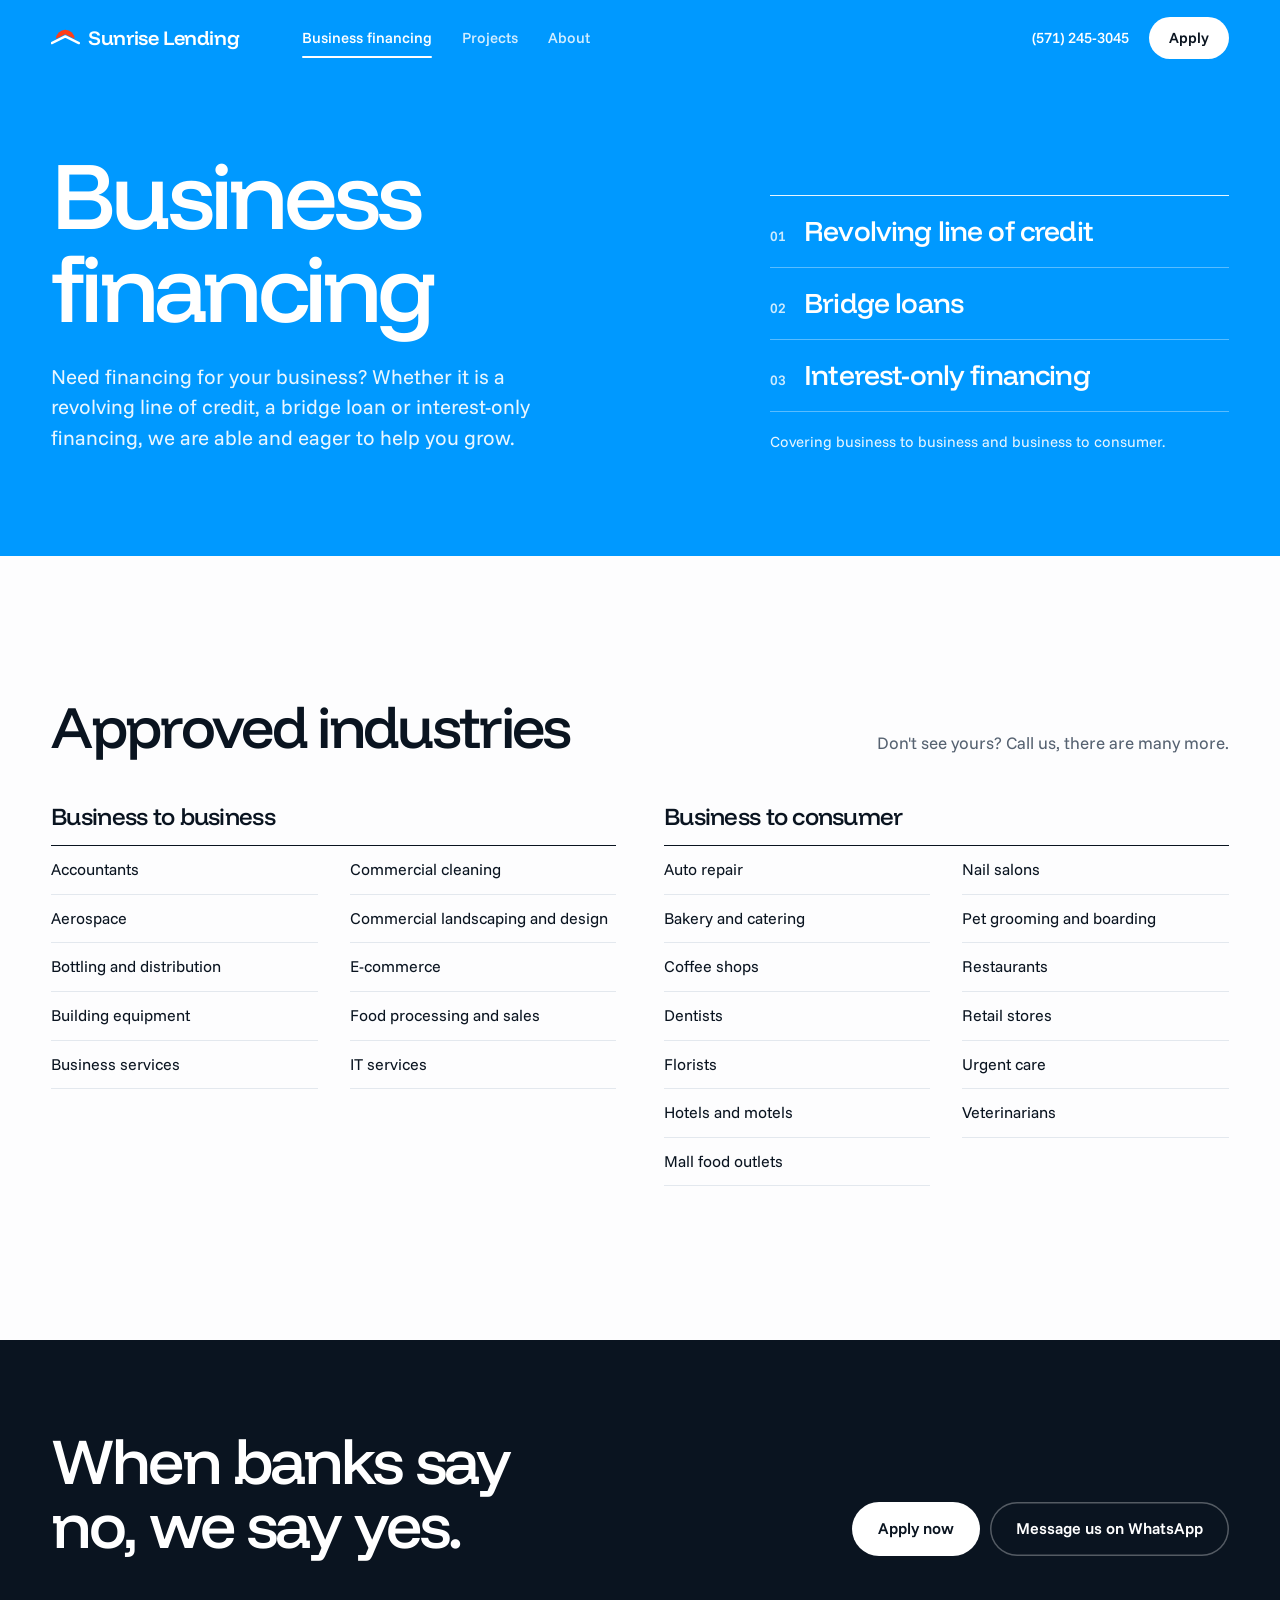
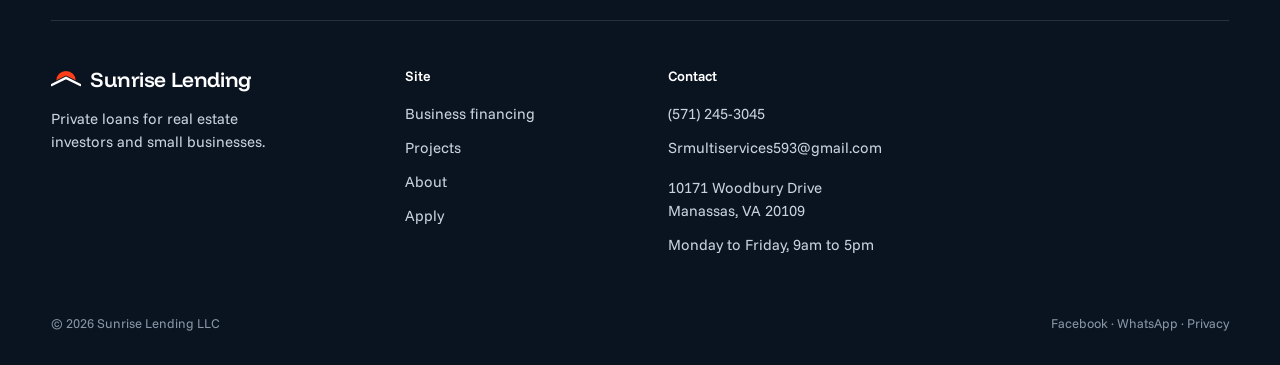
<file: business-financing.html>
<!doctype html>
<html lang="en">
<head>
<meta charset="utf-8">
<meta name="viewport" content="width=device-width,initial-scale=1,viewport-fit=cover">
<meta name="theme-color" content="#0099FF">
<meta name="robots" content="noindex">
<title>Business financing · Sunrise Lending</title>
<meta name="description" content="Revolving lines of credit, bridge loans and interest-only financing for businesses.">
<link rel="icon" href="favicon.svg" type="image/svg+xml">
<link rel="icon" href="favicon-32.png" sizes="32x32" type="image/png">
<link rel="apple-touch-icon" href="apple-touch-icon.png">
<meta property="og:type" content="website">
<meta property="og:site_name" content="Sunrise Lending">
<meta property="og:title" content="Business financing · Sunrise Lending">
<meta property="og:description" content="Revolving lines of credit, bridge loans and interest-only financing for businesses.">
<meta property="og:image" content="og.png">
<meta property="og:image:width" content="1200">
<meta property="og:image:height" content="630">
<meta name="twitter:card" content="summary_large_image">
<link rel="preconnect" href="https://fonts.googleapis.com">
<link rel="preconnect" href="https://fonts.gstatic.com" crossorigin>
<link rel="preconnect" href="https://img1.wsimg.com">
<link href="https://fonts.googleapis.com/css2?family=Funnel+Display:wght@400;500;600&family=Funnel+Sans:wght@400;500;600&display=swap" rel="stylesheet">
<link rel="stylesheet" href="styles.css?v=1794004259">
<script type="speculationrules">{"prerender":[{"where":{"href_matches":"*.html"},"eagerness":"moderate"}]}</script>
</head>
<body>
<header class="nav">
 <div class="wrap navin">
  <a class="wm" href="index.html"><svg viewBox="0 0 40 28" aria-hidden="true"><clipPath id="sun-h"><path d="M0 0H40V20L20 10L0 20Z"/></clipPath><circle cx="20" cy="17" r="13" fill="#FF3D17" clip-path="url(#sun-h)"/><path d="M1 22.6L20 13.1L39 22.6" fill="none" stroke="currentColor" stroke-width="3.2" stroke-linecap="round" stroke-linejoin="round"/></svg>Sunrise Lending</a>
  <nav class="links" aria-label="Main"><a href="business-financing.html" aria-current="page">Business financing</a><a href="projects.html">Projects</a><a href="about.html">About</a></nav>
  <div class="nr"><a class="tel" href="tel:+15712453045">(571) 245-3045</a><a class="btn sm" href="apply.html">Apply</a><button class="mbtn" type="button" aria-expanded="false" aria-controls="menu">Menu</button></div>
 </div>
</header>
<div class="menu" id="menu" hidden><nav aria-label="Mobile"><a href="index.html">Home</a><a href="business-financing.html" aria-current="page">Business financing</a><a href="projects.html">Projects</a><a href="about.html">About</a></nav><div class="mfoot"><a class="btn" href="apply.html">Apply now</a><a class="btn ghost" href="tel:+15712453045">Call (571) 245-3045</a></div></div>
<main>
<section class="phead top"><div class="wrap pgrid"><div><h1>Business financing</h1><p class="lede">Need financing for your business? Whether it is a revolving line of credit, a bridge loan or interest-only financing, we are able and eager to help you grow.</p></div><div class="pside"><ul class="prow"><li><span>01</span><b>Revolving line of credit</b></li><li><span>02</span><b>Bridge loans</b></li><li><span>03</span><b>Interest-only financing</b></li></ul><p class="pnote">Covering business to business and business to consumer.</p></div></div></section>
<section class="wrap sec">
 <div class="sh rv"><h2 class="big">Approved industries</h2><p>Don't see yours? Call us, there are many more.</p></div>
 <div class="ind">
  <div class="rv"><h3>Business to business</h3><ul><li>Accountants</li><li>Aerospace</li><li>Bottling and distribution</li><li>Building equipment</li><li>Business services</li><li>Commercial cleaning</li><li>Commercial landscaping and design</li><li>E-commerce</li><li>Food processing and sales</li><li>IT services</li></ul></div>
  <div class="rv"><h3>Business to consumer</h3><ul><li>Auto repair</li><li>Bakery and catering</li><li>Coffee shops</li><li>Dentists</li><li>Florists</li><li>Hotels and motels</li><li>Mall food outlets</li><li>Nail salons</li><li>Pet grooming and boarding</li><li>Restaurants</li><li>Retail stores</li><li>Urgent care</li><li>Veterinarians</li></ul></div>
 </div>
</section>
</main>
<footer class="foot">
 <div class="wrap">
  <div class="fcta"><h2>When banks say no, we say yes.</h2><div class="acts"><a class="btn w" href="apply.html">Apply now</a><a class="btn line" href="https://wa.me/15712453045" target="_blank" rel="noopener noreferrer">Message us on WhatsApp</a></div></div>
  <div class="fgrid">
   <div><a class="wm" href="index.html"><svg viewBox="0 0 40 28" aria-hidden="true"><clipPath id="sun-f"><path d="M0 0H40V20L20 10L0 20Z"/></clipPath><circle cx="20" cy="17" r="13" fill="#FF3D17" clip-path="url(#sun-f)"/><path d="M1 22.6L20 13.1L39 22.6" fill="none" stroke="currentColor" stroke-width="3.2" stroke-linecap="round" stroke-linejoin="round"/></svg>Sunrise Lending</a><p>Private loans for real estate investors and small businesses.</p></div>
   <div><h3>Site</h3><a href="business-financing.html">Business financing</a><a href="projects.html">Projects</a><a href="about.html">About</a><a href="apply.html">Apply</a></div>
   <div><h3>Contact</h3><a href="tel:+15712453045">(571) 245-3045</a><a href="mailto:Srmultiservices593@gmail.com">Srmultiservices593@gmail.com</a><p>10171 Woodbury Drive<br>Manassas, VA 20109</p><p>Monday to Friday, 9am to 5pm</p></div>
  </div>
  <div class="fine"><span>© 2026 Sunrise Lending LLC</span><span><a href="https://www.facebook.com/share/1BZ5JyCSbh/?mibextid=wwXIfr" target="_blank" rel="noopener noreferrer">Facebook</a> · <a href="https://wa.me/15712453045" target="_blank" rel="noopener noreferrer">WhatsApp</a> · Privacy</span></div>
 </div>
</footer>
<script src="site.js?v=1794004259" defer></script>
</body>
</html>
</file>
<file: styles.css>
:root{--sky:#0099FF;--skyd:#0070C9;--red:#FF3D17;--white:#FDFDFE;--ink:#0A1420;--ink2:#566271;--line:#E3E8EE;--soft:#F1F5F9;--m:clamp(20px,4vw,56px);--w:none;--eo:cubic-bezier(.23,1,.32,1);--nh:76px}
@view-transition{navigation:auto}
::view-transition-old(root),::view-transition-new(root){animation-duration:.3s;animation-timing-function:cubic-bezier(.4,0,.2,1)}
::view-transition-old(root){animation-name:vt-out}
::view-transition-new(root){animation-name:vt-in}
@keyframes vt-out{to{opacity:0}}
@keyframes vt-in{from{opacity:0}}
.nav{view-transition-name:nav}
::view-transition-old(nav),::view-transition-new(nav){animation-duration:.3s}
*{box-sizing:border-box;margin:0;padding:0}
html{-webkit-tap-highlight-color:transparent;-webkit-text-size-adjust:100%;scroll-padding-top:96px;background:var(--white)}
body{background:var(--white);color:var(--ink);font:400 17px/1.6 "Funnel Sans",system-ui,sans-serif;-webkit-font-smoothing:antialiased;overflow-x:clip}
a{color:inherit;text-decoration:none}
button,select{font:inherit;color:inherit}
button{background:none;border:0;cursor:pointer;touch-action:manipulation}
ul,ol{list-style:none}
h1,h2,h3{font-family:"Funnel Display",system-ui,sans-serif;font-weight:500;letter-spacing:-.03em;line-height:1.06}
:focus-visible{outline:2.5px solid var(--ink);outline-offset:3px;border-radius:6px}
.wrap{max-width:var(--w);margin:0 auto;padding:0 var(--m)}

.nav{position:fixed;top:0;left:0;right:0;z-index:40;color:#fff;transition:background-color .25s,color .25s,box-shadow .25s}
.nav.solid{background:rgba(253,253,254,.96);color:var(--ink);box-shadow:0 1px 0 var(--line)}
.navin{display:flex;align-items:center;justify-content:space-between;height:var(--nh);gap:24px}
.wm{font:600 20px/1 "Funnel Display";letter-spacing:-.02em;white-space:nowrap}
.links{display:flex;gap:30px;margin:0 auto 0 clamp(24px,3vw,48px);font-size:15px;font-weight:500}
.links a{position:relative;padding:6px 0;opacity:.82;transition:opacity .15s}
.links a[aria-current=page]{opacity:1}
.links a[aria-current=page]:after{content:"";position:absolute;left:0;right:0;bottom:-2px;height:2px;border-radius:2px;background:currentColor}
.nav.solid .links a[aria-current=page]:after{background:var(--sky)}
.nr{display:flex;align-items:center;gap:20px;font-size:15px;font-weight:500}
.nr .btn{background:#fff;color:var(--ink)}
.nav.solid .nr .btn{background:var(--ink);color:#fff}
.mbtn{display:none;font-weight:600;height:40px;padding:0 4px}

.btn{display:inline-flex;align-items:center;justify-content:center;height:54px;padding:0 26px;border-radius:999px;background:var(--ink);color:#fff;font-weight:600;font-size:16px;white-space:nowrap;transition:background-color .18s,color .18s,transform .16s var(--eo);-webkit-user-select:none;user-select:none}
.btn:active{transform:scale(.97)}
.btn.sm{height:42px;padding:0 20px;font-size:15px}
.btn.line{background:transparent;color:inherit;box-shadow:inset 0 0 0 1.5px currentColor}
.btn.w{background:#fff;color:var(--ink)}
.acts{display:flex;gap:10px;flex-wrap:wrap;margin-top:32px}

.menu{position:fixed;inset:var(--nh) 0 0;z-index:39;background:var(--white);padding:16px var(--m) calc(24px + env(safe-area-inset-bottom));display:flex;flex-direction:column;justify-content:space-between;opacity:0;transform:translateY(-8px);transition:opacity .2s,transform .25s var(--eo)}
.menu.on{opacity:1;transform:none}
.menu[hidden]{display:none}
.menu:not(.on){pointer-events:none}
.menu nav{display:grid}
.menu nav a{font:500 30px/1.2 "Funnel Display";letter-spacing:-.02em;padding:12px 0;border-bottom:1px solid var(--line)}
.menu nav a[aria-current=page]{color:var(--skyd)}
.mfoot{display:grid;gap:10px}
.mfoot .btn{width:100%}
.mfoot .btn.ghost{background:transparent;color:var(--ink);box-shadow:inset 0 0 0 1.5px var(--line)}

.pic{position:relative;overflow:hidden;background:var(--soft);border-radius:16px}
.pic img{display:block;width:100%;height:100%;object-fit:cover;opacity:0;transition:opacity .5s ease}
.pic img.ld{opacity:1}


.top{background:var(--sky);color:#fff}
.hero{position:relative;display:flex;flex-direction:column;min-height:100svh;background:var(--ink)}
.hbg{position:absolute;inset:0;width:100%;height:100%;object-fit:cover;object-position:62% 55%}
.hero:before{content:"";position:absolute;inset:0;z-index:1;background:linear-gradient(90deg,rgba(8,16,26,.88) 0%,rgba(8,16,26,.7) 34%,rgba(8,16,26,.18) 62%,rgba(8,16,26,0) 78%),linear-gradient(rgba(8,16,26,.5),rgba(8,16,26,0) 150px)}
.hpanel{position:relative;z-index:2;flex:1;display:flex;flex-direction:column;justify-content:center;padding:calc(var(--nh) + 32px) var(--m) 56px}
.hero .kick{font-size:clamp(18px,1.5vw,22px)}
.hero .sent{margin-bottom:0}
.hero .tok{color:#5CC0FF;text-decoration-color:#5CC0FF}
.hero .tok[aria-expanded=true]{color:#fff;text-decoration-color:#fff}
.hero .cv{border-color:currentColor}
.hint{margin-top:24px;font-size:15px;color:rgba(255,255,255,.72)}
.hbar{position:relative;z-index:2;background:var(--sky)}
.hbar .hans{display:grid;grid-template-columns:1fr auto;align-items:center;gap:32px;padding:26px var(--m)}
.hbar .hans p{color:#fff}
.hbar .hans b{color:#fff;font-weight:700}
.hbar .btn{background:#fff;color:var(--ink)}
.hbar .btn.line{background:transparent;color:#fff}
.hbar .hans .acts{margin-top:0}
.kick{font:500 clamp(17px,1.4vw,20px)/1.3 "Funnel Display";letter-spacing:-.01em}
.kick s{text-decoration-color:var(--red);text-decoration-thickness:3px}
.sent{font:500 clamp(40px,4.6vw,84px)/1.08 "Funnel Display";letter-spacing:-.04em;max-width:16ch;margin:clamp(24px,4vh,44px) 0 clamp(28px,5vh,52px)}
.tok{display:inline;font:inherit;letter-spacing:inherit;line-height:inherit;color:var(--ink);text-decoration:underline;text-decoration-color:rgba(255,255,255,.95);text-decoration-thickness:.07em;text-underline-offset:.12em;text-decoration-skip-ink:none;transition:text-decoration-color .15s}
.tok[aria-expanded=true]{text-decoration-color:var(--ink)}
.cv{display:inline-block;width:.28em;height:.28em;border-right:.07em solid var(--ink);border-bottom:.07em solid var(--ink);transform:translateY(-.2em) rotate(45deg);margin:0 .06em 0 .14em;transition:transform .2s var(--eo)}
.tok[aria-expanded=true] .cv{transform:translateY(-.04em) rotate(225deg)}
.hans p{font:500 clamp(19px,1.6vw,24px)/1.38 "Funnel Display";letter-spacing:-.015em;max-width:40ch}
.hans b{font-weight:600;color:var(--ink)}
.hans .acts{margin-top:26px}
@keyframes rise{from{opacity:0;transform:translateY(18px)}}
.hero .kick,.hero .sent,.hero .hans,.phead .crumb,.phead h1,.phead .lede,.phead .acts{animation:rise .8s var(--eo) both}
.hero .sent,.phead h1{animation-delay:.06s}
.phead .lede{animation-delay:.14s}
.hero .hans,.phead .acts{animation-delay:.22s}

.phead{padding:calc(var(--nh) + 72px) 0 clamp(56px,8vw,104px)}
.phead h1{font-size:clamp(48px,7.4vw,120px);letter-spacing:-.05em;line-height:.98;max-width:14ch}
.phead .lede{font:400 clamp(18px,1.6vw,22px)/1.5 "Funnel Sans";max-width:44ch;margin-top:28px;opacity:.92}
.crumb{font-size:14px;margin-bottom:28px;opacity:.82}
.phead .btn:not(.line){background:var(--ink);color:#fff}
.band{height:clamp(300px,52vw,760px);overflow:hidden;background:var(--soft)}
.band img{display:block;width:100%;height:100%;object-fit:cover}


.tick{overflow:hidden;margin-top:clamp(96px,11vw,160px);margin-bottom:calc(-1 * clamp(120px,12vw,180px));position:relative;z-index:1;background:var(--white);border-top:1px solid var(--line);border-bottom:1px solid var(--line);padding:clamp(18px,2vw,28px) 0}
.tt{display:flex;width:max-content;animation:slide 45s linear infinite}
.tt ul{display:flex;align-items:center}
.tt li{display:flex;align-items:center;font:500 clamp(32px,4vw,64px)/1 "Funnel Display";letter-spacing:-.04em;white-space:nowrap}
.tt li:after{content:"";width:.22em;height:.22em;border-radius:50%;background:var(--sky);margin:0 .7em}
.tt li:nth-child(even){color:var(--skyd)}
@keyframes slide{to{transform:translateX(-50%)}}

.sec{padding-top:clamp(96px,11vw,160px)}
.sh{display:flex;justify-content:space-between;align-items:end;gap:24px;flex-wrap:wrap;margin-bottom:48px}
.big{font-size:clamp(36px,4.6vw,72px);letter-spacing:-.045em;line-height:1;max-width:16ch;text-wrap:balance}
.sec>.big{margin-bottom:48px}
.sh p{color:var(--ink2);max-width:40ch}
.more{font-weight:600;border-bottom:1.5px solid currentColor;padding-bottom:2px;white-space:nowrap}

.vsec{display:grid;grid-template-columns:5fr 7fr;gap:clamp(32px,6vw,120px);align-items:start}
.vsec>.big{margin-bottom:0;position:sticky;top:120px}
.vs{border-top:1.5px solid var(--ink)}
.vr{display:grid;gap:10px;padding:28px 0;border-bottom:1px solid var(--line)}
.vr .no{font-size:clamp(17px,1.4vw,20px);color:var(--ink2);text-decoration:line-through;text-decoration-color:var(--red);text-decoration-thickness:2px}
.vr b{font:500 clamp(28px,2.8vw,46px)/1.06 "Funnel Display";letter-spacing:-.035em;text-wrap:balance}

.idx{border-top:1.5px solid var(--ink)}
.it{border-bottom:1px solid var(--line)}
.ib{display:grid;grid-template-columns:72px 1fr auto;align-items:center;gap:20px;width:100%;text-align:left;padding:26px 0}
.n{font:600 14px/1 "Funnel Sans";color:var(--ink2);font-variant-numeric:tabular-nums}
.nm{font:500 clamp(28px,3.3vw,54px)/1 "Funnel Display";letter-spacing:-.035em;transition:transform .35s var(--eo),color .2s}
.pl{position:relative;flex:none;width:44px;height:44px;border-radius:50%;box-shadow:inset 0 0 0 1.5px var(--line);transition:background-color .2s,box-shadow .2s,color .2s}
.pl:before,.pl:after{content:"";position:absolute;left:50%;top:50%;width:14px;height:1.5px;background:currentColor;transform:translate(-50%,-50%)}
.pl:after{transform:translate(-50%,-50%) rotate(90deg);transition:transform .3s var(--eo)}
.it.on .pl{background:var(--ink);box-shadow:none;color:#fff}
.it.on .pl:after{transform:translate(-50%,-50%) rotate(0deg)}
.bd{display:grid;grid-template-rows:0fr;transition:grid-template-rows .35s var(--eo)}
.it.on .bd{grid-template-rows:1fr}
.bd>div{overflow:hidden;min-height:0}
.inner{display:grid;grid-template-columns:1fr 1fr;gap:20px;padding:0 0 36px 92px}
.inner p{font-size:19px;max-width:40ch}
.inner .ticks{gap:8px;margin-top:18px}
.inner .ticks li{font-weight:500;font-size:17px}
.inner .acts{margin-top:24px}
.inner .btn{height:48px;padding:0 20px}
.inner .ph{height:240px;border-radius:14px}

.steps{display:grid;grid-template-columns:repeat(3,1fr);gap:32px}
.steps li{border-top:1.5px solid var(--ink);padding-top:24px}
.steps span,.three span{font:500 15px/1 "Funnel Sans";color:var(--skyd)}
.steps h3,.three h3{font-size:clamp(26px,2.4vw,36px);margin-top:18px}
.steps p,.three p{color:var(--ink2);margin-top:10px;max-width:32ch}

.rgrid{display:grid;grid-template-columns:repeat(3,1fr);gap:32px}
.rcard{border-top:1.5px solid var(--ink);padding-top:28px;display:flex;flex-direction:column;justify-content:space-between;gap:28px}
.rcard blockquote{font:400 clamp(20px,1.6vw,24px)/1.4 "Funnel Display";letter-spacing:-.015em}
.rcard figcaption b{display:block;font-weight:600}
.rcard figcaption span{color:var(--ink2);font-size:14px}
.sample{font-size:13px;color:var(--ink2);margin-top:20px}
.qwrap{display:grid;grid-template-columns:5fr 7fr;gap:6vw;align-items:start}
.score{display:flex;align-items:baseline;gap:12px}
.score b{font:600 clamp(72px,7vw,108px)/1 "Funnel Display";letter-spacing:-.05em}
.score span{color:var(--ink2)}
.stars{display:flex;gap:3px;margin-top:12px}.stars svg{width:22px;height:22px;fill:var(--sky)}
.ctl{display:flex;gap:10px;margin-top:40px;align-items:center}
.ctl button{width:54px;height:54px;border-radius:50%;box-shadow:inset 0 0 0 1.5px var(--line);display:grid;place-items:center;transition:background-color .2s,box-shadow .2s,transform .16s var(--eo)}
.ctl button:active{transform:scale(.95)}
.ctl svg{width:18px;height:18px;stroke:currentColor;fill:none;stroke-width:1.8}
.ctl .c{margin-left:10px;color:var(--ink2);font-size:15px;font-variant-numeric:tabular-nums}
.allr{display:inline-block;margin-top:16px}
.quote{display:grid}
.q{grid-area:1/1;opacity:0;transform:translateY(12px);transition:opacity .35s,transform .45s var(--eo);pointer-events:none}
.q.on{opacity:1;transform:none;pointer-events:auto}
.q p{font:500 clamp(28px,3vw,52px)/1.14 "Funnel Display";letter-spacing:-.035em}
.q .who{margin-top:36px;font-size:clamp(28px,2.8vw,44px)}
.q .who span{display:block;font:400 15px/1.5 "Funnel Sans";letter-spacing:0;color:var(--ink2);margin-top:4px}

.split2{display:grid;grid-template-columns:1fr 1fr;gap:64px}
.split2 h2{font-size:clamp(30px,3.2vw,46px)}
.body{color:var(--ink2);margin-top:20px;font-size:19px;max-width:48ch}
.ticks{display:grid;gap:12px;margin-top:22px}
.ticks li{display:flex;gap:12px;align-items:baseline;font-size:17px}
.ticks li:before{content:"";flex:none;width:8px;height:8px;border-radius:50%;background:var(--sky);transform:translateY(-1px)}
.next{display:grid;grid-template-columns:1fr auto;align-items:end;gap:8px 24px;padding:36px 0;border-top:1.5px solid var(--ink);border-bottom:1px solid var(--line)}
.next span{grid-column:1/-1;color:var(--ink2)}
.next b{font:500 clamp(36px,5.4vw,88px)/1 "Funnel Display";letter-spacing:-.045em;transition:color .2s}
.next:after{content:"→";font:400 clamp(32px,4vw,64px)/1 "Funnel Display";transition:transform .35s var(--eo)}

.three{display:grid;grid-template-columns:repeat(3,1fr);gap:32px}
.three>div{border-top:1.5px solid var(--ink);padding-top:24px}
.ind{display:grid;grid-template-columns:1fr 1fr;gap:48px}
.ind h3{font-size:24px;padding-bottom:16px;border-bottom:1.5px solid var(--ink)}
.ind ul{columns:2;column-gap:32px}
.ind li{padding:11px 0;border-bottom:1px solid var(--line);break-inside:avoid;font-size:16px}

.gal{display:grid;grid-template-columns:repeat(3,1fr);gap:12px;margin-top:12px;max-width:none}
.gal .g{aspect-ratio:4/3;border-radius:12px}
.gal .g:nth-child(5n+1){grid-column:span 2;aspect-ratio:auto}

.stats{display:grid;grid-template-columns:repeat(4,1fr);gap:32px}
.stats>div{border-top:1.5px solid var(--ink);padding-top:24px;display:grid;gap:6px}
.stats b{font:500 clamp(32px,3.6vw,56px)/1 "Funnel Display";letter-spacing:-.045em}
.stats span{color:var(--ink2)}
.team{display:grid;margin-top:20px;border-top:1.5px solid var(--ink)}
.team li{display:flex;justify-content:space-between;gap:16px;padding:18px 0;border-bottom:1px solid var(--line)}
.team b{font-weight:600}.team span{color:var(--ink2)}

.duo{display:grid;grid-template-columns:5fr 6fr;gap:72px;align-items:start}
.info{display:grid;border-top:1.5px solid var(--ink)}
.info>div{display:grid;grid-template-columns:180px 1fr;gap:16px;padding:20px 0;border-bottom:1px solid var(--line)}
.info dt{color:var(--ink2)}
.info dd{font-weight:500;overflow-wrap:anywhere}
.duo .ticks{margin-top:0}
.duo .ticks li{font-size:19px}

.form{background:#fff;border:1px solid var(--line);border-radius:22px;padding:clamp(22px,3vw,40px);display:grid;gap:14px;box-shadow:0 24px 60px rgba(10,20,32,.07)}
.form h2{font-size:26px}
.form .mt{margin-top:12px}
.f{display:grid;gap:6px}
.f label{font-size:14px;font-weight:600}
.opt{font-weight:400;color:var(--ink2)}
.f input,.f textarea,.f select{font:400 16px/1.4 "Funnel Sans";color:var(--ink);border:1.5px solid var(--line);border-radius:12px;padding:13px 14px;background:#fff;width:100%;transition:border-color .15s,box-shadow .15s}
.f select{appearance:none;background-image:linear-gradient(45deg,transparent 50%,var(--ink2) 50%),linear-gradient(-45deg,transparent 50%,var(--ink2) 50%);background-position:calc(100% - 18px) 52%,calc(100% - 13px) 52%;background-size:5px 5px;background-repeat:no-repeat;padding-right:36px}
.f textarea{min-height:100px;resize:vertical}
.f input:focus,.f textarea:focus,.f select:focus{outline:0;border-color:var(--sky);box-shadow:0 0 0 4px rgba(0,153,255,.14)}
.f .er{display:none;font-size:13px;color:#C2290B}
.f.bad input{border-color:#E04424}.f.bad .er{display:block}
.two2{display:grid;grid-template-columns:1fr 1fr;gap:12px}
.hp{position:absolute;left:-9999px;width:1px;height:1px;overflow:hidden}
.form .btn{width:100%;margin-top:6px}
.done{display:none;text-align:center;padding:36px 8px}
.done b{display:block;font:500 56px/1 "Funnel Display";letter-spacing:-.04em;color:var(--sky)}
.done p{color:var(--ink2);margin-top:10px}
.form.sent>*:not(.done){display:none}.form.sent .done{display:block}
.pdf{margin-top:32px;color:var(--ink2)}
.pdf a{color:var(--ink);font-weight:600;border-bottom:1.5px solid var(--ink)}

.pop{position:absolute;z-index:45;background:#fff;color:var(--ink);border-radius:16px;padding:6px;min-width:250px;box-shadow:0 1px 2px rgba(10,20,32,.1),0 18px 44px rgba(10,20,32,.2);opacity:0;transform:translateY(-4px) scale(.98);transform-origin:top left;transition:opacity .16s var(--eo),transform .16s var(--eo)}
.pop.on{opacity:1;transform:none}
.pop button{display:flex;justify-content:space-between;align-items:center;width:100%;text-align:left;padding:12px 13px;border-radius:10px;font-size:16px;font-weight:500}
.pop button[aria-selected=true]{font-weight:600}
.pop button[aria-selected=true]:after{content:"";width:7px;height:7px;border-radius:50%;background:var(--sky)}

.foot{margin-top:clamp(120px,12vw,180px);background:var(--ink);color:#C9D2DC;padding:88px 0 32px}
.fcta{display:flex;justify-content:space-between;align-items:end;gap:28px;flex-wrap:wrap;padding-bottom:64px;border-bottom:1px solid rgba(255,255,255,.12)}
.fcta h2{color:#fff;font-size:clamp(36px,5vw,80px);letter-spacing:-.045em;line-height:1;max-width:14ch}
.fcta .acts{margin-top:0}
.fcta .btn.line{color:#fff;box-shadow:inset 0 0 0 1.5px rgba(255,255,255,.3)}
.fgrid{display:grid;grid-template-columns:1.4fr 1fr 1fr 1.3fr;gap:32px;padding-top:48px;font-size:15px}
.fgrid .wm{color:#fff;font-size:21px}
.fgrid p{margin-top:12px;max-width:30ch;line-height:1.5}
.fgrid h3{font:600 14px/1 "Funnel Sans";letter-spacing:0;color:#fff;margin-bottom:14px}
.fgrid a:not(.wm){display:block;padding:5px 0;transition:color .15s;overflow-wrap:anywhere}
.fine{display:flex;justify-content:space-between;gap:12px;flex-wrap:wrap;margin-top:56px;font-size:13px;color:#8796A6}

.rv{opacity:0;transform:translateY(14px);transition:opacity .6s var(--eo),transform .6s var(--eo)}
.rv.in{opacity:1;transform:none}

@media (hover:hover) and (pointer:fine){
 .links a:hover{opacity:1}
 .hbar .btn:hover{background:#E8EEF4}
 .hbar .btn.line:hover{background:rgba(255,255,255,.14)}
 .hero .tok:hover{color:#fff;text-decoration-color:#fff}
 .btn:hover{background:#1B2734}
 .btn.w:hover,.nr .btn:hover{background:#E8EEF4}
 .nav.solid .nr .btn:hover{background:#1B2734}
 .btn.line:hover{background:rgba(10,20,32,.06)}
 .top .btn.line:hover,.fcta .btn.line:hover{background:rgba(255,255,255,.12)}
 .tok:hover{text-decoration-color:var(--ink)}
 .pop button:hover{background:var(--soft)}
 .ctl button:hover{background:var(--ink);color:#fff;box-shadow:none}
 .ib:hover .pl{box-shadow:inset 0 0 0 1.5px var(--ink)}
 .ib:hover .nm{transform:translateX(12px)}
 .next:hover b{color:var(--skyd)}
 .next:hover:after{transform:translateX(10px)}
 .tick:hover .tt{animation-play-state:paused}
 .crumb a:hover{text-decoration:underline}
 .fgrid a:hover{color:#fff}
}
@media (prefers-reduced-motion:reduce){
 .rv{opacity:1;transform:none;transition:none}
 .hero *,.phead *{animation:none!important}
 ::view-transition-old(root),::view-transition-new(root),::view-transition-old(nav),::view-transition-new(nav){animation:none}
 .tt{animation:none}
 .bd,.inner,.nm,.q{transition:none}
}

@media (max-width:1100px){
 .links{display:none}
 .mbtn{display:block}
 .nr .tel{display:none}
}
@media (max-width:860px){
 :root{--nh:64px}
 body{font-size:16px}
 html{scroll-padding-top:80px}
 .nav.mo{background:var(--white);color:var(--ink);box-shadow:0 1px 0 var(--line)}
 .nav.mo .nr .btn{background:var(--ink);color:#fff}
 .hero{min-height:0}
 .hbg{object-position:70% 0}
 .hero:before{background:linear-gradient(rgba(8,16,26,.5) 0,rgba(8,16,26,.08) 20%,rgba(8,16,26,.72) 42%,rgba(8,16,26,.92) 60%,rgba(8,16,26,.95))}
 .hpanel{min-height:min(660px,80svh);justify-content:flex-end;padding:calc(var(--nh) + 24px) var(--m) 32px}
 .hint{margin-top:18px;font-size:14px}
 .hbar .hans{grid-template-columns:1fr;gap:18px;padding:24px var(--m) calc(28px + env(safe-area-inset-bottom))}
 .sent{font-size:min(44px,10.8vw)}
 .hans .acts{flex-direction:column}.hans .btn{width:100%}
 .qwrap{grid-template-columns:1fr;gap:36px}
 .quote{order:-1}
 .ctl{margin-top:24px}
 .pop{position:fixed;left:0!important;right:0;top:auto!important;bottom:0;border-radius:20px 20px 0 0;padding:10px 10px calc(16px + env(safe-area-inset-bottom));transform:translateY(100%);transform-origin:bottom;transition:transform .3s cubic-bezier(.32,.72,0,1),opacity .2s}
 .pop.on{transform:none}
 .pop button{padding:15px 14px;font-size:17px}
 .tt{animation-duration:30s}
 .sh{margin-bottom:28px}
 .sec>.big{margin-bottom:28px}
 .big{font-size:min(44px,11vw)}
 .vsec{grid-template-columns:1fr;gap:28px}
 .vsec>.big{position:static}
 .vr{padding:22px 0;gap:6px}
 .vr b{font-size:28px}
 .ib{grid-template-columns:34px 1fr auto;gap:12px;padding:20px 0}
 .nm{font-size:min(26px,7vw)}
 .pl{width:38px;height:38px}
 .inner{grid-template-columns:1fr;gap:16px;padding:0 0 28px 46px}
 .inner p{font-size:17px}
 .inner .acts{flex-direction:column}.inner .btn{width:100%}
 .inner .ph{order:-1;height:180px}
 .steps,.rgrid,.three,.ind,.split2,.duo{grid-template-columns:1fr;gap:28px}
 .stats{grid-template-columns:1fr 1fr;gap:28px 16px}
 .phead{padding-top:calc(var(--nh) + 36px)}
 .phead h1{font-size:min(54px,13vw)}
 .phead .acts .btn{flex:1 1 100%}
 .band{height:62vw}
 .next{padding:26px 0}
 .ind ul{columns:1}
 .gal{grid-template-columns:1fr 1fr;gap:8px}
 .gal .g:nth-child(5n+1){grid-column:span 2;aspect-ratio:4/3}
 .info>div{grid-template-columns:1fr;gap:2px;padding:16px 0}
 .two2{grid-template-columns:1fr}
 .foot{padding-top:64px}
 .fcta .acts{width:100%}.fcta .btn{flex:1 1 100%}
 .fgrid{grid-template-columns:1fr 1fr}
 .fgrid>div:first-child,.fgrid>div:last-child{grid-column:span 2}
}
.time{margin:clamp(96px,11vw,160px) var(--m) 0;background:var(--ink);color:#fff;border-radius:32px;padding:clamp(40px,6vw,96px);overflow:hidden}
.ttop{display:grid;grid-template-columns:auto 1fr;gap:5vw;align-items:end}
.time .num{font:600 clamp(150px,22vw,360px)/.78 "Funnel Display";letter-spacing:-.07em;color:var(--sky);font-variant-numeric:tabular-nums}
.time .num small{font-size:.28em;letter-spacing:-.03em;color:#fff;margin-left:.08em}
.time h2{font:500 clamp(30px,3.2vw,52px)/1.05 "Funnel Display";letter-spacing:-.035em;max-width:16ch;text-wrap:balance}
.ttop p{color:#A6B3C2;margin-top:16px;max-width:40ch;font-size:clamp(17px,1.15vw,21px);line-height:1.55}
.tl{margin-top:80px;position:relative}
.rail{height:3px;background:rgba(255,255,255,.14);border-radius:3px;position:relative;overflow:hidden}
.rail i{position:absolute;inset:0;background:var(--sky);transform-origin:left;transform:scaleX(0);transition:transform 1.6s cubic-bezier(.77,0,.175,1) .2s}
.tl.in .rail i{transform:scaleX(1)}
.stops{display:grid;grid-template-columns:repeat(3,1fr);margin-top:-9px;list-style:none;padding:0}
.stop{position:relative;padding:34px 24px 0 0;opacity:.35;transition:opacity .5s}
.stop:before{content:"";position:absolute;top:0;left:0;width:15px;height:15px;border-radius:50%;background:var(--ink);box-shadow:inset 0 0 0 3px rgba(255,255,255,.3);transition:background-color .3s,box-shadow .3s}
.tl.in .stop{opacity:1}
.tl.in .stop:before{background:var(--sky);box-shadow:inset 0 0 0 3px var(--sky)}
.tl.in .stop:nth-child(1),.tl.in .stop:nth-child(1):before{transition-delay:.2s}
.tl.in .stop:nth-child(2),.tl.in .stop:nth-child(2):before{transition-delay:.9s}
.tl.in .stop:nth-child(3),.tl.in .stop:nth-child(3):before{transition-delay:1.6s}
.stop .when{font-size:14px;color:#A6B3C2;font-weight:500}
.stop h3{font:500 clamp(20px,1.8vw,27px)/1.15 "Funnel Display";letter-spacing:-.02em;margin-top:6px;color:#fff}
.stop p:not(.when){color:#A6B3C2;font-size:clamp(16px,1vw,18px);line-height:1.6;margin-top:8px;max-width:30ch}
@media (prefers-reduced-motion:reduce){.rail i,.stop,.stop:before{transition:none!important}}
@media (max-width:860px){
 .time{border-radius:24px;padding:44px 22px;margin-left:12px;margin-right:12px}
 .ttop{grid-template-columns:1fr;gap:20px}
 .time .num{font-size:min(170px,44vw)}
 .tl{margin-top:44px}
 .rail{position:absolute;left:6px;top:0;bottom:0;width:3px;height:auto}
 .rail i{transform:scaleY(0);transform-origin:top}
 .tl.in .rail i{transform:scaleY(1)}
 .stops{grid-template-columns:1fr;margin-top:0;gap:30px}
 .stop{padding:0 0 0 38px}
}
.zsec>.big{max-width:14ch}
.zl{display:grid;gap:clamp(64px,8vw,140px);margin-top:clamp(48px,6vw,96px)}
.zz{display:grid;grid-template-columns:minmax(0,5fr) minmax(0,7fr);gap:clamp(32px,6vw,120px);align-items:center}
.zz:nth-child(even){grid-template-columns:minmax(0,7fr) minmax(0,5fr)}
.zz:nth-child(even) .zt{order:2}
.zt{display:grid;gap:14px;justify-items:start}
.zn{font:500 15px/1 "Funnel Sans";color:var(--skyd);font-variant-numeric:tabular-nums}
.zt .no{font-size:clamp(17px,1.3vw,20px);color:var(--ink2);text-decoration:line-through;text-decoration-color:var(--red);text-decoration-thickness:2px;margin-top:10px}
.zt h3{font:500 clamp(36px,3.8vw,64px)/1.02 "Funnel Display";letter-spacing:-.04em;text-wrap:balance}
.zt p:not(.no){color:var(--ink2);font-size:clamp(17px,1.2vw,20px);line-height:1.55;max-width:34ch}
.zp{aspect-ratio:4/3;border-radius:24px}
@media (max-width:860px){
 .zl{gap:56px;margin-top:36px}
 .zz,.zz:nth-child(even){grid-template-columns:1fr;gap:22px}
 .zz:nth-child(even) .zt{order:0}
 .zt h3{font-size:34px}
 .zp{border-radius:18px}
}
.lsec{display:grid;grid-template-columns:minmax(0,5fr) minmax(0,6fr);gap:clamp(40px,6vw,120px);align-items:center}
.lt .big{margin-bottom:0;max-width:13ch}
.pair{margin-top:clamp(36px,4vw,56px);display:grid;gap:18px;min-height:150px;align-content:start}
.pair p{transition:opacity .25s ease,transform .35s var(--eo)}
.pair.out p{opacity:0;transform:translateY(6px)}
.pair .b{font-size:clamp(17px,1.3vw,20px);color:var(--ink2)}
.pair .b s{text-decoration-color:var(--red);text-decoration-thickness:2px}
.pair .s span{display:block;font:600 14px/1 "Funnel Sans";color:var(--skyd);margin-bottom:12px}
.pair .s b{display:block;font:500 clamp(30px,3vw,48px)/1.05 "Funnel Display";letter-spacing:-.035em}
.dots{display:flex;gap:8px;margin-top:28px}
.dd{width:44px;height:28px;padding:0;border:0;background:none;cursor:pointer;display:grid;align-items:center;touch-action:manipulation}
.dd b{display:block;height:3px;border-radius:3px;background:rgba(8,17,28,.14);position:relative;overflow:hidden}
.dd b:after{content:"";position:absolute;inset:0;background:var(--ink);transform:scaleX(0);transform-origin:left}
.dd.past b:after{transform:scaleX(1)}
.dd.on b:after{animation:ddfill 5.5s linear forwards}
.deck.hold~*,.lsec.hold .dd.on b:after{animation-play-state:paused}
@keyframes ddfill{to{transform:scaleX(1)}}
.deckw{position:relative;padding-top:10%}
.deck{list-style:none;margin:0;padding:0;position:relative;aspect-ratio:5/4;touch-action:pan-y;user-select:none;-webkit-user-select:none;cursor:grab}
.deck:active{cursor:grabbing}
.dk{position:absolute;inset:0;border-radius:24px;overflow:hidden;background:var(--soft);box-shadow:0 1px 2px rgba(8,17,28,.06),0 18px 40px -18px rgba(8,17,28,.28);transform-origin:50% 0;transition:transform .6s var(--eo),opacity .45s ease;will-change:transform}
.dk img{width:100%;height:100%;object-fit:cover;display:block;pointer-events:none}
.dk[data-d="0"]{z-index:4}
.dk[data-d="1"]{z-index:3;transform:translateY(-6%) scale(.93)}
.dk[data-d="2"]{z-index:2;transform:translateY(-12%) scale(.86)}
.dk[data-d="3"]{z-index:1;transform:translateY(-12%) scale(.86);opacity:0}
.dk.fly{z-index:5;transform:translate(-115%,4%) rotate(-7deg);opacity:0;transition:transform .5s var(--eo),opacity .4s ease .1s}
.dk.drag{transition:none}
.dk.snap{transition:none!important}
@media (prefers-reduced-motion:reduce){.dk,.pair p{transition:opacity .2s ease!important}.dd.on b:after{animation:none;transform:scaleX(1)}}
@media (max-width:860px){
 .lsec{grid-template-columns:1fr;gap:36px}
 .pair{margin-top:24px;min-height:120px;gap:12px}
 .pair .s b{font-size:30px}
 .deckw{padding-top:10%}
 .deck{aspect-ratio:4/3}
 .dk{border-radius:18px}
}
.apw{display:grid;grid-template-columns:minmax(0,4fr) minmax(0,8fr);gap:clamp(32px,6vw,110px);align-items:start}
.aside{position:sticky;top:calc(var(--nh) + 32px);display:grid;gap:32px}
.stepper{list-style:none;padding:0;margin:0;display:grid;border-top:1.5px solid var(--ink)}
.stepper li{display:flex;align-items:center;gap:14px;padding:16px 0;border-bottom:1px solid var(--line);font:500 19px/1.2 "Funnel Display";letter-spacing:-.01em;color:var(--ink2)}
.stepper li span{width:30px;height:30px;border-radius:50%;display:grid;place-items:center;font:600 13px/1 "Funnel Sans";box-shadow:inset 0 0 0 1.5px var(--line);flex:none;font-variant-numeric:tabular-nums}
.stepper li[aria-current]{color:var(--ink)}
.stepper li[aria-current] span{background:var(--sky);color:#fff;box-shadow:none}
.stepper li.past{cursor:pointer;color:var(--ink)}
.stepper li.past span{background:var(--ink);color:#fff;box-shadow:none}
.help{color:var(--ink2);font-size:15px}.help a{color:var(--ink);font-weight:600;white-space:nowrap}
.apf{background:#fff;border:1px solid var(--line);border-radius:24px;padding:clamp(22px,3.4vw,52px);box-shadow:0 24px 60px rgba(10,20,32,.07);scroll-margin-top:calc(var(--nh) + 16px)}
.prog{font:600 14px/1 "Funnel Sans";color:var(--skyd);font-variant-numeric:tabular-nums}
.pane{border:0;padding:0;margin:0;min-width:0;display:grid;gap:26px}
.pane[hidden],.apf [hidden]{display:none}
.pane h2{font:500 clamp(30px,2.6vw,42px)/1.05 "Funnel Display";letter-spacing:-.035em;margin-top:14px;outline:0}
.pane h3{font:500 22px/1.2 "Funnel Display";letter-spacing:-.02em;margin-top:8px}
.pane .sub{color:var(--ink2);margin-top:-12px;max-width:52ch}
.vh{position:absolute;width:1px;height:1px;overflow:hidden;clip:rect(0 0 0 0);white-space:nowrap}
.grid{display:grid;grid-template-columns:1fr 1fr;gap:18px 16px}
.grid .wide{grid-column:1/-1}
.hn{font-size:13px;color:var(--ink2);margin-top:-2px}
.f.bad select,.f.bad textarea{border-color:#E04424}
.cg{border:0;padding:0;margin:0;min-width:0;display:grid;gap:0}
.cg legend{font-size:14px;font-weight:600;padding:0;margin-bottom:10px}
.chs{display:grid;grid-template-columns:repeat(var(--c,2),minmax(0,1fr));gap:8px}
.c4 .chs{--c:4}
.ch{position:relative;display:block;cursor:pointer}
.ch input{position:absolute;opacity:0;inset:0;margin:0;cursor:pointer}
.ch span{display:flex;align-items:center;min-height:48px;padding:10px 14px;border:1.5px solid var(--line);border-radius:12px;font-size:15px;font-weight:500;line-height:1.25;transition:border-color .15s,background-color .15s,color .15s;user-select:none;-webkit-user-select:none}
.ch input:checked+span{border-color:var(--ink);background:var(--ink);color:#fff}
.ch input:focus-visible+span{box-shadow:0 0 0 4px rgba(0,153,255,.25)}
@media (hover:hover) and (pointer:fine){.ch:hover input:not(:checked)+span{border-color:var(--ink2)}}
.cg .er{display:none;font-size:13px;color:#C2290B;margin-top:8px}
.cg.bad .er{display:block}
.cg.bad .ch span,.yn.bad .ch span{border-color:#E04424}
.tg{display:flex;gap:12px;align-items:flex-start;cursor:pointer;font-size:15px;line-height:1.5}
.tg input{width:20px;height:20px;margin:2px 0 0;flex:none;accent-color:var(--ink)}
.tg.bad span{color:#C2290B}
.co{display:grid;gap:24px;padding-top:24px;border-top:1px solid var(--line)}
.co[hidden],.tg[hidden]{display:none}
.yns{display:grid;border-top:1px solid var(--line)}
.yn{display:grid;grid-template-columns:1fr auto;gap:20px;align-items:center;padding:14px 0;border-bottom:1px solid var(--line)}
.yn p{font-size:16px;line-height:1.45}
.ynb{display:grid;grid-template-columns:76px 76px;gap:8px}
.ynb .ch span{justify-content:center;min-height:44px}
.rev{display:grid;grid-template-columns:minmax(110px,auto) 1fr;gap:10px 24px;background:var(--soft);border-radius:16px;padding:20px 22px;font-size:15px;margin:0}
.rev dt{color:var(--ink2)}.rev dd{margin:0;font-weight:500;overflow-wrap:anywhere}
.ack{max-height:300px;overflow:auto;border:1.5px solid var(--line);border-radius:14px;padding:18px 20px;font-size:14px;line-height:1.6;color:var(--ink2);display:grid;gap:12px;overscroll-behavior:contain}
.ack ol{padding-left:20px;display:grid;gap:6px;margin:0}.ack b{color:var(--ink)}
.ack:focus-visible{outline:0;border-color:var(--sky);box-shadow:0 0 0 4px rgba(0,153,255,.14)}
.today{font-size:16px;padding:13px 0;font-weight:500}
.ferr{margin-top:20px;padding:14px 16px;border-radius:12px;background:#FFF1EE;color:#A3240A;font-size:15px}
.nav2{display:flex;gap:10px;margin-top:32px;padding-top:24px;border-top:1px solid var(--line)}
.nav2 .btn{min-width:160px}.nav2 #next,.nav2 #send{margin-left:auto}
.fin{padding:12px 0;outline:0}
.fin b{display:block;font:500 72px/1 "Funnel Display";letter-spacing:-.05em;color:var(--sky)}
.fin h2{font:500 34px/1.1 "Funnel Display";letter-spacing:-.03em;margin-top:12px}
.fin p{color:var(--ink2);margin-top:12px;max-width:46ch}.fin a{color:var(--ink);font-weight:600}
@media (max-width:860px){
 .apw{grid-template-columns:1fr;gap:20px}
 .aside{position:static;gap:16px}
 .stepper,.aside .ticks{display:none}
 .apf{border-radius:18px;padding:24px 18px}
 .grid{grid-template-columns:1fr}
 .chs,.c4 .chs{--c:2}
 .yn{grid-template-columns:1fr;gap:10px}
 .ynb{grid-template-columns:1fr 1fr}
 .rev{grid-template-columns:1fr;gap:2px}.rev dd{margin-bottom:10px}
 .nav2 .btn{min-width:0;flex:1}
}
section[id]{scroll-margin-top:var(--nh)}
#contact .info{margin-top:clamp(28px,3vw,40px)}
.pgrid{display:grid;grid-template-columns:minmax(0,7fr) minmax(0,5fr);gap:clamp(32px,6vw,120px);align-items:end}
.pgrid>.lede{margin-top:0;justify-self:end;max-width:40ch}
.pside{display:grid;gap:0;animation:rise .8s var(--eo) .22s both}
.prow{list-style:none;margin:0;padding:0;border-top:1.5px solid rgba(255,255,255,.9)}
.prow li{display:grid;grid-template-columns:auto 1fr;column-gap:18px;align-items:baseline;padding:20px 0;border-bottom:1px solid rgba(255,255,255,.35)}
.prow span{font:600 14px/1 "Funnel Sans";opacity:.8;font-variant-numeric:tabular-nums}
.prow span:empty{display:none}
.prow b{font:500 clamp(24px,2.2vw,36px)/1.1 "Funnel Display";letter-spacing:-.03em}
.prow em{grid-column:1/-1;font-style:normal;font-size:15px;opacity:.85;margin-top:6px}
.prow span:empty~em{grid-column:auto}
.pnote{margin-top:18px;font-size:15px;opacity:.9}
.pk{font:600 14px/1 "Funnel Sans";letter-spacing:0;opacity:.85;margin-bottom:12px}
.pk~.pk{margin-top:36px}
.pm{font:500 clamp(20px,1.6vw,26px)/1.35 "Funnel Display";letter-spacing:-.02em;max-width:30ch}
@media (max-width:860px){
 .pgrid{grid-template-columns:1fr;gap:28px}
 .pgrid>.lede{justify-self:start;margin-top:-8px}
 .prow b{font-size:24px}
}
@media (min-width:861px){.phead{min-height:clamp(540px,40.5vw,720px);display:flex;align-items:flex-start}.phead>.wrap{width:100%}}
.pgrid>h1{max-width:none}@media (min-width:861px){.pgrid:not(:has(.pside)){grid-template-columns:minmax(0,8fr) minmax(0,4fr)}}
@media (min-width:861px){.phead.phead{display:grid;align-items:start}.pgrid:not(:has(.pside)){align-items:end}.pgrid>.lede{align-self:end}}
.wm{display:inline-flex;align-items:center;gap:.42em}.wm svg{width:1.43em;height:1em;flex:none;margin-top:-.08em}
</file>
